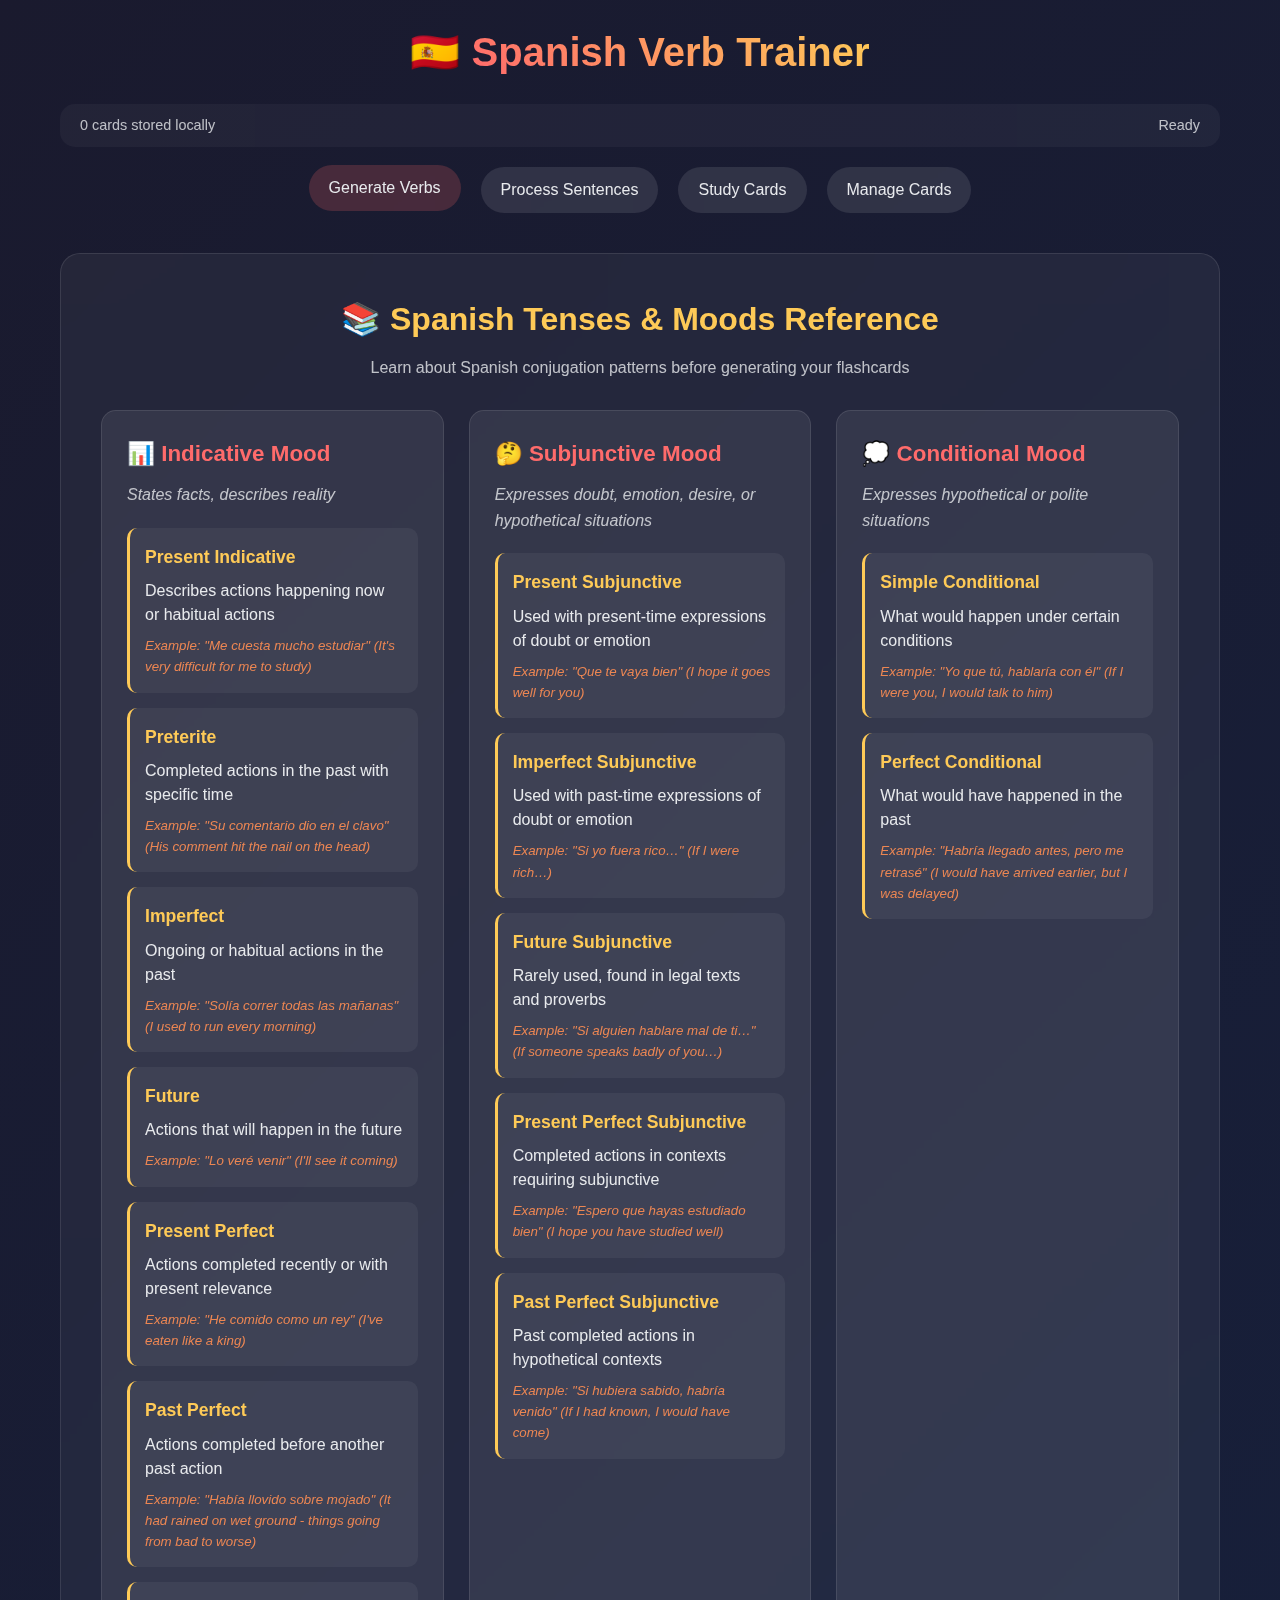
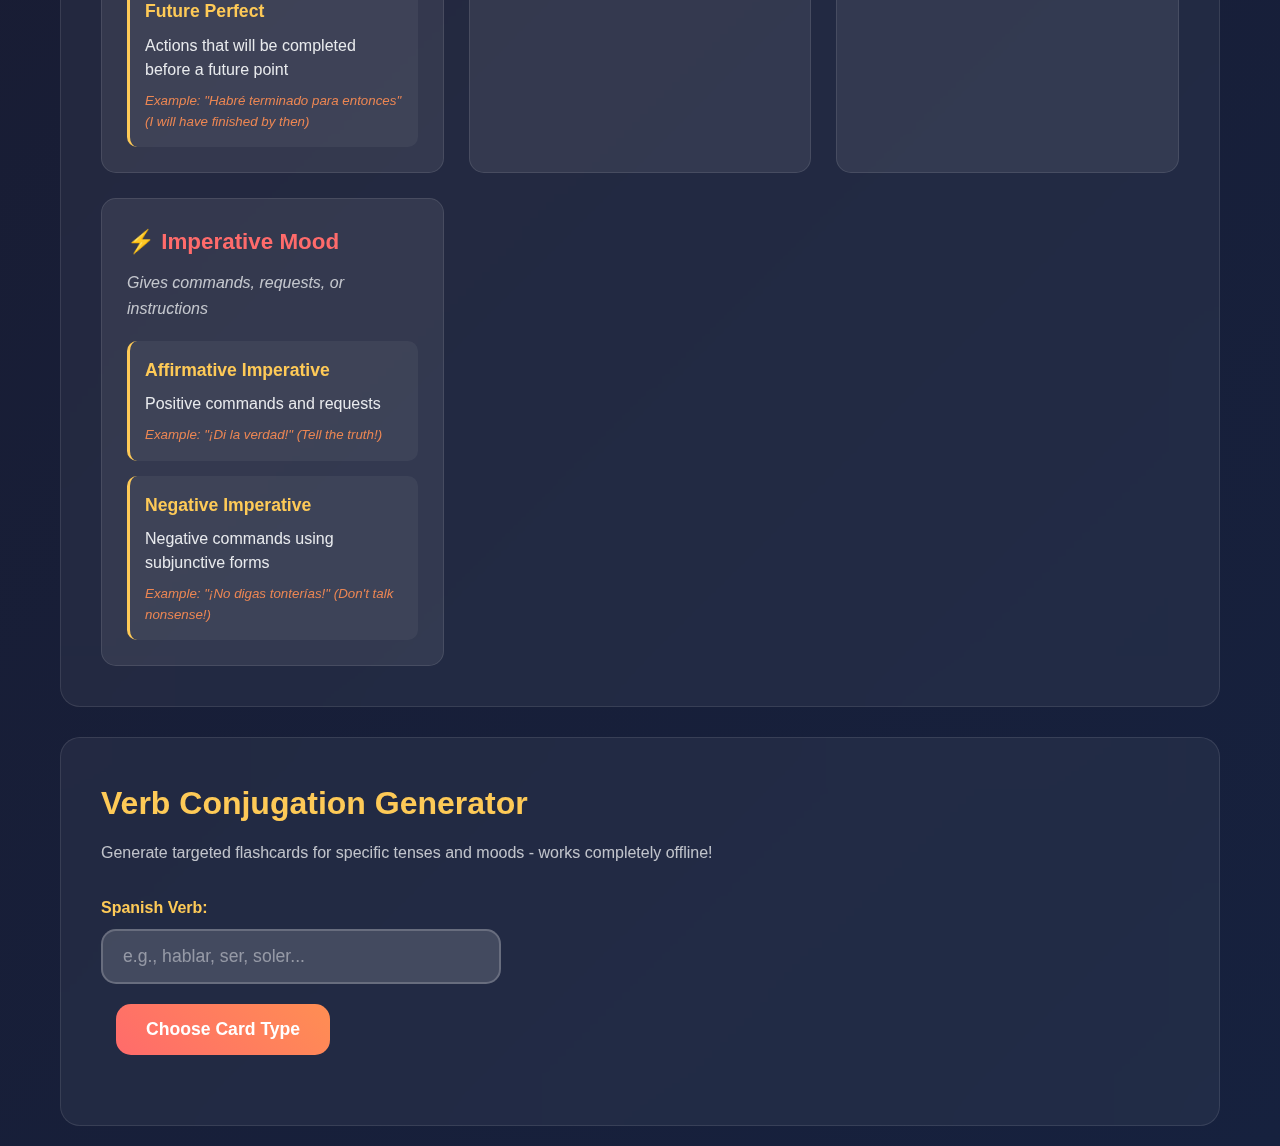
<file: index.html>
<!DOCTYPE html>
<html lang="en">
<head>
    <meta charset="UTF-8">
    <meta name="viewport" content="width=device-width, initial-scale=1.0">
    <title>Spanish Verb Trainer - Offline First</title>

    <!-- PWA Meta Tags -->
    <meta name="description" content="Offline-first Spanish verb conjugation trainer with Anki-style flashcards">
    <meta name="theme-color" content="#1e40af">
    <link rel="manifest" href="/manifest.json">

    <!-- Icons for PWA -->
    <link rel="icon" type="image/x-icon" href="/icons/favicon.ico">
    <link rel="apple-touch-icon" href="/icons/icon-192.png">

    <!-- Styles -->
    <link rel="stylesheet" href="/css/style.css">
</head>
<body>
    <div class="container">
        <!-- Offline Status Indicator -->
        <div id="offlineIndicator" class="offline-indicator" style="display: none;">
            📱 Working Offline
        </div>

        <!-- Sync Status Indicator -->
        <div id="syncIndicator" class="sync-indicator" style="display: none;">
            🔄 Syncing...
        </div>

        <header>
            <h1>🇪🇸 <span class="gradient-text">Spanish Verb Trainer</span></h1>
            <div class="status-bar">
                <span id="cardCount">0 cards stored locally</span>
                <span id="syncStatus">Ready</span>
            </div>
            <nav>
                <a href="index.html" class="nav-link active">Generate Verbs</a>
                <a href="sentences.html" class="nav-link">Process Sentences</a>
                <a href="study.html" class="nav-link">Study Cards</a>
                <a href="manage.html" class="nav-link">Manage Cards</a>
            </nav>
        </header>

        <main>
            <!-- Reference Section -->
            <section class="reference-section">
                <h2>📚 Spanish Tenses & Moods Reference</h2>
                <p>Learn about Spanish conjugation patterns before generating your flashcards</p>

                <div class="reference-grid">
                    <div class="mood-group">
                        <h3>📊 Indicative Mood</h3>
                        <p class="mood-description">States facts, describes reality</p>

                        <div class="tense-list">
                            <div class="tense-item">
                                <h4>Present Indicative</h4>
                                <p>Describes actions happening now or habitual actions</p>
                                <small>Example: "Me cuesta mucho estudiar" (It's very difficult for me to study)</small>
                            </div>

                            <div class="tense-item">
                                <h4>Preterite</h4>
                                <p>Completed actions in the past with specific time</p>
                                <small>Example: "Su comentario dio en el clavo" (His comment hit the nail on the head)</small>
                            </div>

                            <div class="tense-item">
                                <h4>Imperfect</h4>
                                <p>Ongoing or habitual actions in the past</p>
                                <small>Example: "Solía correr todas las mañanas" (I used to run every morning)</small>
                            </div>

                            <div class="tense-item">
                                <h4>Future</h4>
                                <p>Actions that will happen in the future</p>
                                <small>Example: "Lo veré venir" (I'll see it coming)</small>
                            </div>

                            <div class="tense-item">
                                <h4>Present Perfect</h4>
                                <p>Actions completed recently or with present relevance</p>
                                <small>Example: "He comido como un rey" (I've eaten like a king)</small>
                            </div>

                            <div class="tense-item">
                                <h4>Past Perfect</h4>
                                <p>Actions completed before another past action</p>
                                <small>Example: "Había llovido sobre mojado" (It had rained on wet ground - things going from bad to worse)</small>
                            </div>

                            <div class="tense-item">
                                <h4>Future Perfect</h4>
                                <p>Actions that will be completed before a future point</p>
                                <small>Example: "Habré terminado para entonces" (I will have finished by then)</small>
                            </div>
                        </div>
                    </div>

                    <div class="mood-group">
                        <h3>🤔 Subjunctive Mood</h3>
                        <p class="mood-description">Expresses doubt, emotion, desire, or hypothetical situations</p>

                        <div class="tense-list">
                            <div class="tense-item">
                                <h4>Present Subjunctive</h4>
                                <p>Used with present-time expressions of doubt or emotion</p>
                                <small>Example: "Que te vaya bien" (I hope it goes well for you)</small>
                            </div>

                            <div class="tense-item">
                                <h4>Imperfect Subjunctive</h4>
                                <p>Used with past-time expressions of doubt or emotion</p>
                                <small>Example: "Si yo fuera rico…" (If I were rich…)</small>
                            </div>

                            <div class="tense-item">
                                <h4>Future Subjunctive</h4>
                                <p>Rarely used, found in legal texts and proverbs</p>
                                <small>Example: "Si alguien hablare mal de ti…" (If someone speaks badly of you…)</small>
                            </div>

                            <div class="tense-item">
                                <h4>Present Perfect Subjunctive</h4>
                                <p>Completed actions in contexts requiring subjunctive</p>
                                <small>Example: "Espero que hayas estudiado bien" (I hope you have studied well)</small>
                            </div>

                            <div class="tense-item">
                                <h4>Past Perfect Subjunctive</h4>
                                <p>Past completed actions in hypothetical contexts</p>
                                <small>Example: "Si hubiera sabido, habría venido" (If I had known, I would have come)</small>
                            </div>
                        </div>
                    </div>

                    <div class="mood-group">
                        <h3>💭 Conditional Mood</h3>
                        <p class="mood-description">Expresses hypothetical or polite situations</p>

                        <div class="tense-list">
                            <div class="tense-item">
                                <h4>Simple Conditional</h4>
                                <p>What would happen under certain conditions</p>
                                <small>Example: "Yo que tú, hablaría con él" (If I were you, I would talk to him)</small>
                            </div>

                            <div class="tense-item">
                                <h4>Perfect Conditional</h4>
                                <p>What would have happened in the past</p>
                                <small>Example: "Habría llegado antes, pero me retrasé" (I would have arrived earlier, but I was delayed)</small>
                            </div>
                        </div>
                    </div>

                    <div class="mood-group">
                        <h3>⚡ Imperative Mood</h3>
                        <p class="mood-description">Gives commands, requests, or instructions</p>

                        <div class="tense-list">
                            <div class="tense-item">
                                <h4>Affirmative Imperative</h4>
                                <p>Positive commands and requests</p>
                                <small>Example: "¡Di la verdad!" (Tell the truth!)</small>
                            </div>

                            <div class="tense-item">
                                <h4>Negative Imperative</h4>
                                <p>Negative commands using subjunctive forms</p>
                                <small>Example: "¡No digas tonterías!" (Don't talk nonsense!)</small>
                            </div>
                        </div>
                    </div>
                </div>
            </section>

            <section class="generator-section">
                <h2>Verb Conjugation Generator</h2>
                <p>Generate targeted flashcards for specific tenses and moods - works completely offline!</p>

                <div class="input-section">
                    <form id="verbForm">
                        <div class="form-group">
                            <label for="verbInput">Spanish Verb:</label>
                            <input
                                type="text"
                                id="verbInput"
                                placeholder="e.g., hablar, ser, soler..."
                                required
                                autocomplete="off"
                            >
                        </div>
                        <button type="submit" id="generateBtn">
                            <span class="btn-text">Choose Card Type</span>
                            <span class="spinner" style="display: none;">🧠</span>
                        </button>
                    </form>
                </div>

                <!-- Loading Section -->
                <div id="loadingSection" class="loading-section" style="display: none;">
                    <div class="loading-animation">
                        <div class="spinner-large">🧠</div>
                        <p id="loadingText">Analyzing verb...</p>
                        <small id="loadingSubtext">This may take 10-30 seconds</small>
                    </div>
                </div>

                <!-- Generation Options Section -->
                <div id="generationSection" class="generation-section" style="display: none;">
                    <div class="verb-generation">
                        <h3 id="generationTitle">Generate Cards</h3>

                        <div class="generation-form">
                            <div class="form-group">
                                <label for="tenseMoodSelect">Choose Tense & Mood:</label>
                                <select id="tenseMoodSelect" class="tense-mood-select">
                                    <option value="">Select a tense and mood...</option>

                                    <optgroup label="📝 Simple Cards">
                                        <option value="meaning_only">Meaning Card (translation only)</option>
                                    </optgroup>

                                    <optgroup label="📊 Indicative Mood">
                                        <option value="present_indicative">Present Indicative</option>
                                        <option value="preterite_indicative">Preterite</option>
                                        <option value="imperfect_indicative">Imperfect</option>
                                        <option value="future_indicative">Future</option>
                                        <option value="present_perfect_indicative">Present Perfect</option>
                                        <option value="past_perfect_indicative">Past Perfect</option>
                                        <option value="future_perfect_indicative">Future Perfect</option>
                                    </optgroup>

                                    <optgroup label="🤔 Subjunctive Mood">
                                        <option value="present_subjunctive">Present Subjunctive</option>
                                        <option value="imperfect_subjunctive">Imperfect Subjunctive</option>
                                        <option value="future_subjunctive">Future Subjunctive</option>
                                        <option value="present_perfect_subjunctive">Present Perfect Subjunctive</option>
                                        <option value="past_perfect_subjunctive">Past Perfect Subjunctive</option>
                                    </optgroup>

                                    <optgroup label="💭 Conditional Mood">
                                        <option value="simple_conditional">Simple Conditional</option>
                                        <option value="perfect_conditional">Perfect Conditional</option>
                                    </optgroup>

                                    <optgroup label="⚡ Imperative Mood">
                                        <option value="affirmative_imperative">Affirmative Imperative</option>
                                        <option value="negative_imperative">Negative Imperative</option>
                                    </optgroup>
                                </select>
                            </div>

                            <button id="generateCardsBtn" class="btn-primary" disabled>
                                🔥 Generate Cards
                            </button>
                        </div>
                    </div>
                </div>

                <!-- Results Section -->
                <div id="resultsSection" class="results-section" style="display: none;">
                    <div class="conjugations-preview">
                        <h4>Generated Cards Preview</h4>
                        <div class="stats">
                            <span id="generatedCount">0 cards generated</span>
                        </div>

                        <div class="preview-grid" id="previewGrid">
                            <!-- Cards will be inserted here -->
                        </div>

                        <div class="action-buttons">
                            <button id="saveBtn" class="btn-primary">
                                💾 Save Cards Locally
                            </button>
                            <button id="generateAnotherBtn" class="btn-secondary">
                                ➕ Generate Another Verb
                            </button>
                        </div>
                    </div>
                </div>

                <!-- Error Section -->
                <div id="errorSection" class="error-section" style="display: none;">
                    <div class="error-message">
                        <h4>❌ Generation Failed</h4>
                        <p id="errorText"></p>
                        <div class="error-actions">
                            <button id="retryBtn" class="btn-secondary">Try Again</button>
                            <button id="offlineBtn" class="btn-secondary" style="display: none;">
                                📱 Use Offline Mode
                            </button>
                        </div>
                    </div>
                </div>

                <!-- PWA Install Prompt -->
                <div id="installPrompt" class="install-prompt" style="display: none;">
                    <div class="install-card">
                        <h4>📱 Install App</h4>
                        <p>Install Spanish Verb Trainer for offline access and better performance!</p>
                        <div class="install-actions">
                            <button id="installBtn" class="btn-primary">Install App</button>
                            <button id="dismissInstallBtn" class="btn-secondary">Maybe Later</button>
                        </div>
                    </div>
                </div>
            </section>
        </main>
    </div>

    <!-- Scripts -->
    <script src="/js/db.js"></script>
    <script src="/js/sync.js"></script>
    <script src="/js/app.js"></script>

    <!-- PWA Registration -->
    <script>
        // Register service worker
        if ('serviceWorker' in navigator) {
            window.addEventListener('load', () => {
                navigator.serviceWorker.register('/sw.js')
                    .then((registration) => {
                        console.log('SW registered: ', registration);
                    })
                    .catch((registrationError) => {
                        console.log('SW registration failed: ', registrationError);
                    });
            });
        }

        // Handle PWA install prompt
        let deferredPrompt;
        window.addEventListener('beforeinstallprompt', (e) => {
            e.preventDefault();
            deferredPrompt = e;
            document.getElementById('installPrompt').style.display = 'block';
        });

        document.getElementById('installBtn').addEventListener('click', async () => {
            if (deferredPrompt) {
                deferredPrompt.prompt();
                const { outcome } = await deferredPrompt.userChoice;
                console.log(`User response to the install prompt: ${outcome}`);
                deferredPrompt = null;
                document.getElementById('installPrompt').style.display = 'none';
            }
        });

        document.getElementById('dismissInstallBtn').addEventListener('click', () => {
            document.getElementById('installPrompt').style.display = 'none';
        });
    </script>
</body>
</html>
</file>
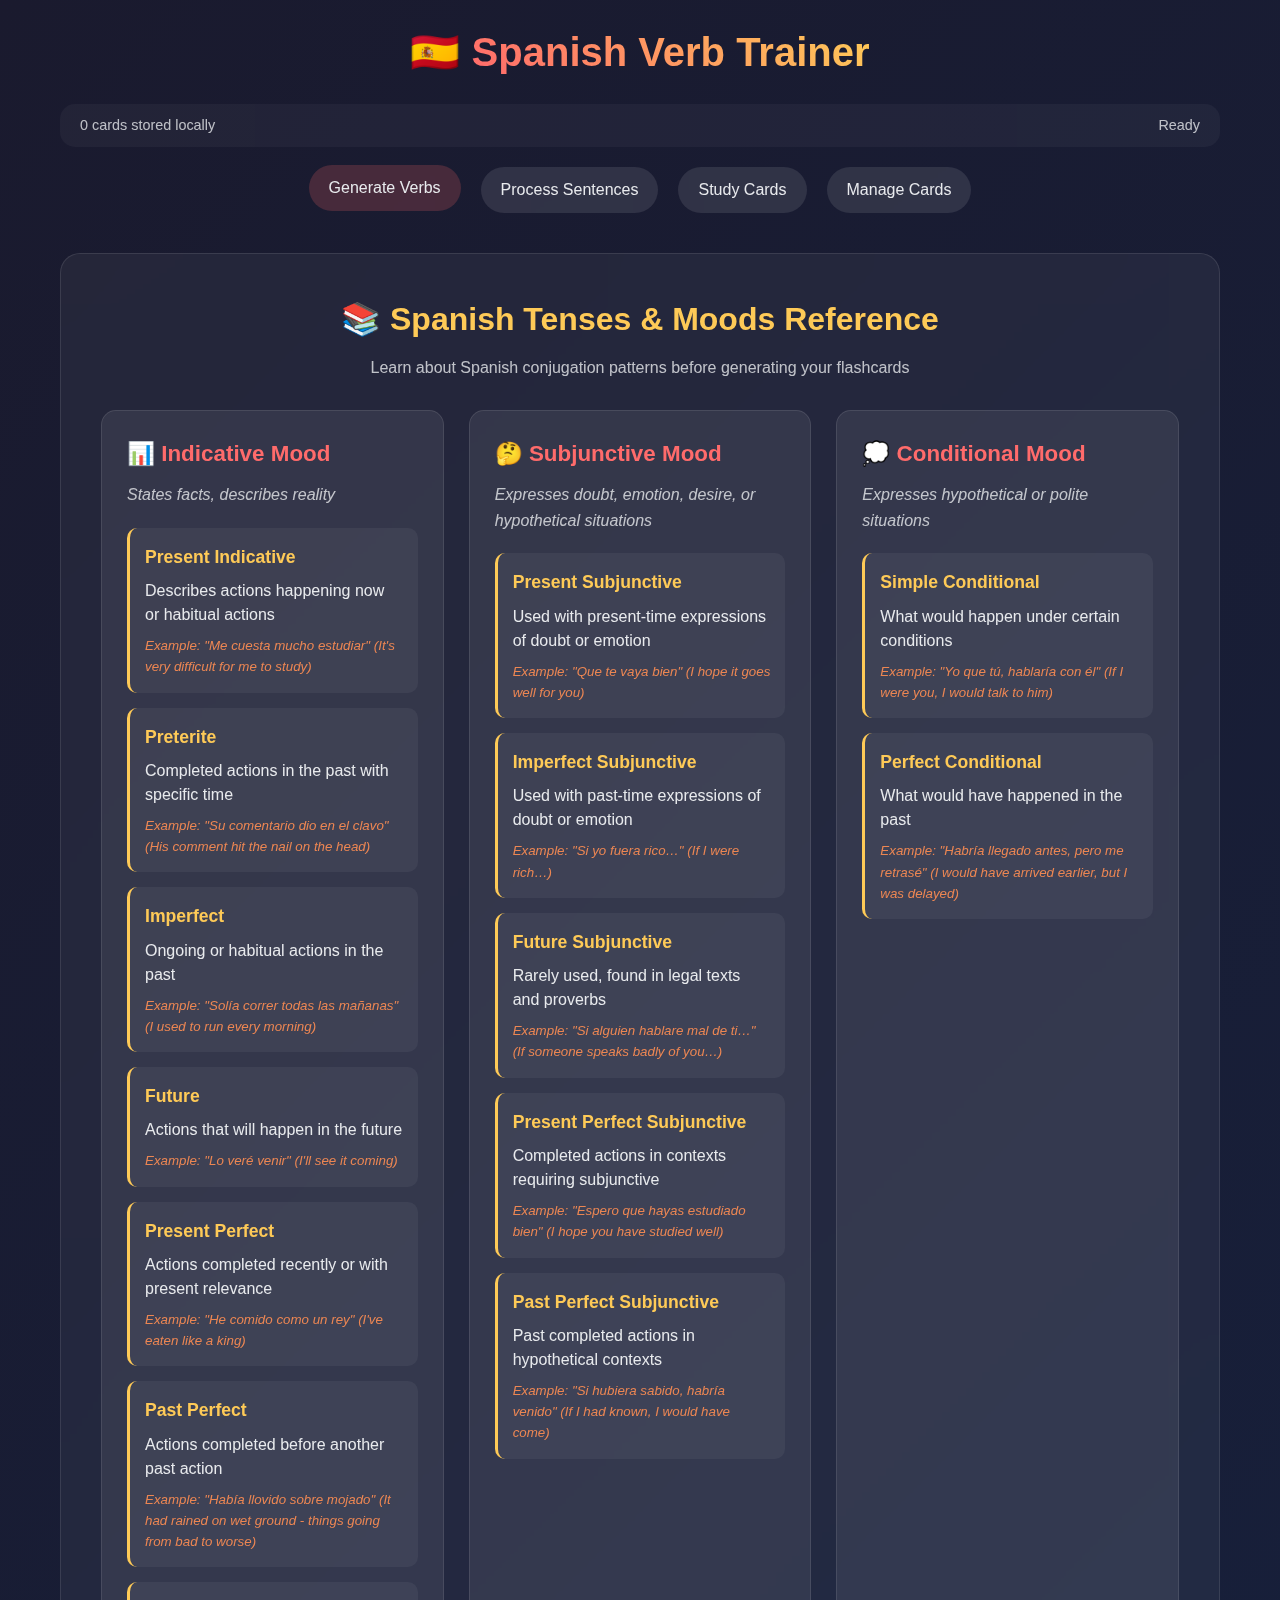
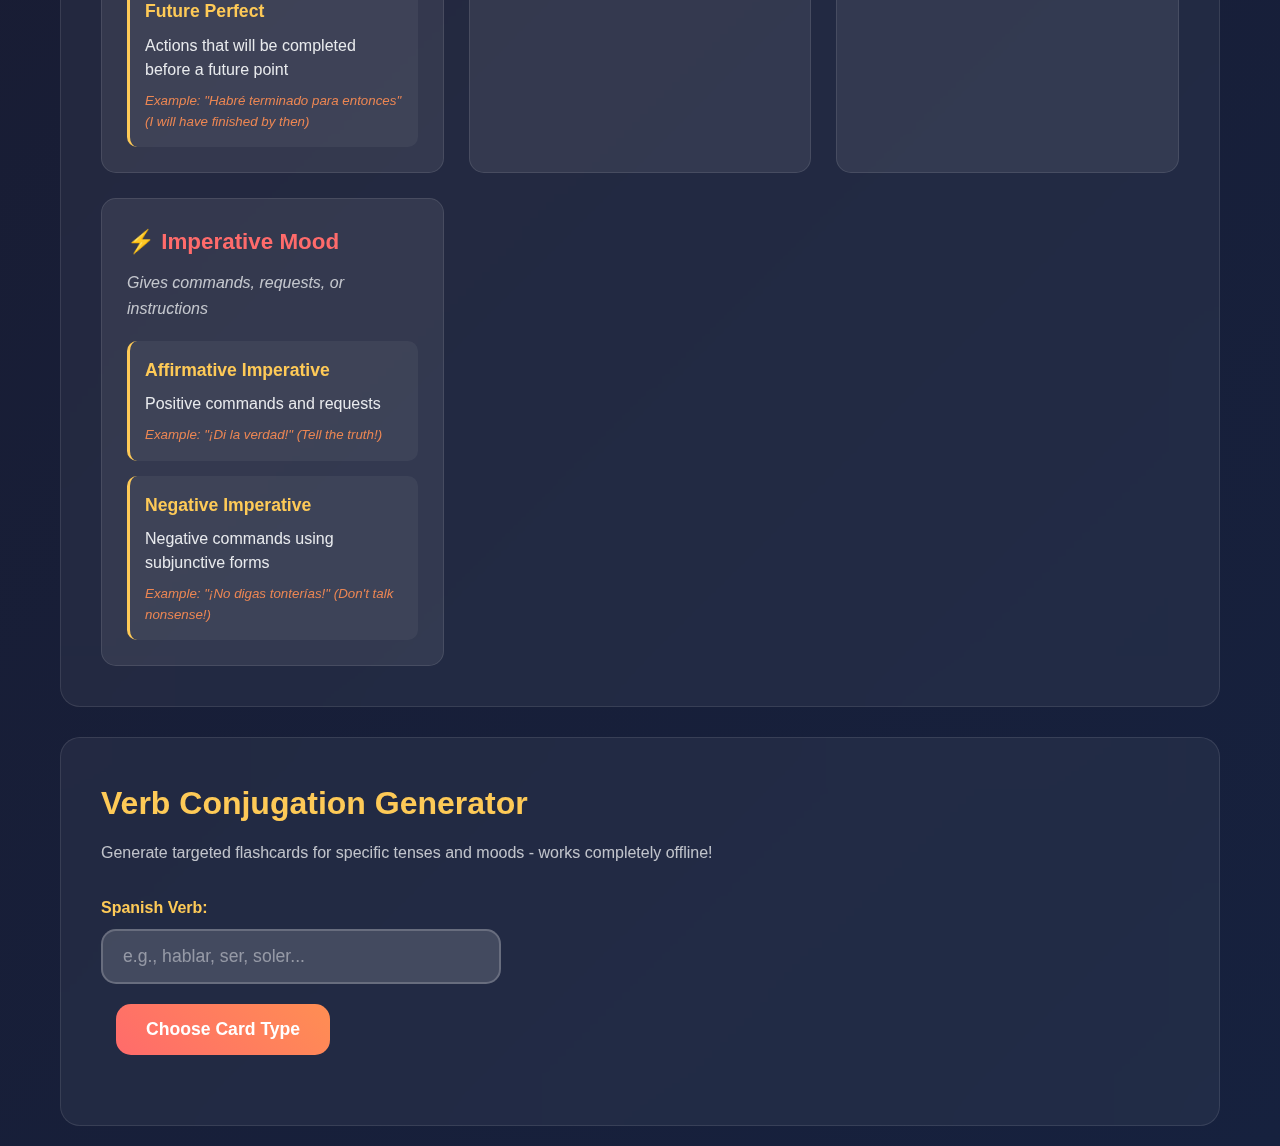
<file: docs/index.html>
<!DOCTYPE html>
<html lang="en">
<head>
    <meta charset="UTF-8">
    <meta name="viewport" content="width=device-width, initial-scale=1.0">
    <title>Spanish Verb Trainer - Offline First</title>

    <!-- PWA Meta Tags -->
    <meta name="description" content="Offline-first Spanish verb conjugation trainer with Anki-style flashcards">
    <meta name="theme-color" content="#1e40af">
    <link rel="manifest" href="manifest.json">

    <!-- Icons for PWA -->
    <link rel="icon" type="image/x-icon" href="icons/favicon.ico">
    <link rel="apple-touch-icon" href="icons/icon-192.png">

    <!-- Styles -->
    <link rel="stylesheet" href="css/style.css">
</head>
<body>
    <div class="container">
        <!-- Offline Status Indicator -->
        <div id="offlineIndicator" class="offline-indicator" style="display: none;">
            📱 Working Offline
        </div>

        <!-- Sync Status Indicator -->
        <div id="syncIndicator" class="sync-indicator" style="display: none;">
            🔄 Syncing...
        </div>

        <header>
            <h1>🇪🇸 <span class="gradient-text">Spanish Verb Trainer</span></h1>
            <div class="status-bar">
                <span id="cardCount">0 cards stored locally</span>
                <span id="syncStatus">Ready</span>
            </div>
            <nav>
                <a href="index.html" class="nav-link active">Generate Verbs</a>
                <a href="sentences.html" class="nav-link">Process Sentences</a>
                <a href="study.html" class="nav-link">Study Cards</a>
                <a href="manage.html" class="nav-link">Manage Cards</a>
            </nav>
        </header>

        <main>
            <!-- Reference Section -->
            <section class="reference-section">
                <h2>📚 Spanish Tenses & Moods Reference</h2>
                <p>Learn about Spanish conjugation patterns before generating your flashcards</p>

                <div class="reference-grid">
                    <div class="mood-group">
                        <h3>📊 Indicative Mood</h3>
                        <p class="mood-description">States facts, describes reality</p>

                        <div class="tense-list">
                            <div class="tense-item">
                                <h4>Present Indicative</h4>
                                <p>Describes actions happening now or habitual actions</p>
                                <small>Example: "Me cuesta mucho estudiar" (It's very difficult for me to study)</small>
                            </div>

                            <div class="tense-item">
                                <h4>Preterite</h4>
                                <p>Completed actions in the past with specific time</p>
                                <small>Example: "Su comentario dio en el clavo" (His comment hit the nail on the head)</small>
                            </div>

                            <div class="tense-item">
                                <h4>Imperfect</h4>
                                <p>Ongoing or habitual actions in the past</p>
                                <small>Example: "Solía correr todas las mañanas" (I used to run every morning)</small>
                            </div>

                            <div class="tense-item">
                                <h4>Future</h4>
                                <p>Actions that will happen in the future</p>
                                <small>Example: "Lo veré venir" (I'll see it coming)</small>
                            </div>

                            <div class="tense-item">
                                <h4>Present Perfect</h4>
                                <p>Actions completed recently or with present relevance</p>
                                <small>Example: "He comido como un rey" (I've eaten like a king)</small>
                            </div>

                            <div class="tense-item">
                                <h4>Past Perfect</h4>
                                <p>Actions completed before another past action</p>
                                <small>Example: "Había llovido sobre mojado" (It had rained on wet ground - things going from bad to worse)</small>
                            </div>

                            <div class="tense-item">
                                <h4>Future Perfect</h4>
                                <p>Actions that will be completed before a future point</p>
                                <small>Example: "Habré terminado para entonces" (I will have finished by then)</small>
                            </div>
                        </div>
                    </div>

                    <div class="mood-group">
                        <h3>🤔 Subjunctive Mood</h3>
                        <p class="mood-description">Expresses doubt, emotion, desire, or hypothetical situations</p>

                        <div class="tense-list">
                            <div class="tense-item">
                                <h4>Present Subjunctive</h4>
                                <p>Used with present-time expressions of doubt or emotion</p>
                                <small>Example: "Que te vaya bien" (I hope it goes well for you)</small>
                            </div>

                            <div class="tense-item">
                                <h4>Imperfect Subjunctive</h4>
                                <p>Used with past-time expressions of doubt or emotion</p>
                                <small>Example: "Si yo fuera rico…" (If I were rich…)</small>
                            </div>

                            <div class="tense-item">
                                <h4>Future Subjunctive</h4>
                                <p>Rarely used, found in legal texts and proverbs</p>
                                <small>Example: "Si alguien hablare mal de ti…" (If someone speaks badly of you…)</small>
                            </div>

                            <div class="tense-item">
                                <h4>Present Perfect Subjunctive</h4>
                                <p>Completed actions in contexts requiring subjunctive</p>
                                <small>Example: "Espero que hayas estudiado bien" (I hope you have studied well)</small>
                            </div>

                            <div class="tense-item">
                                <h4>Past Perfect Subjunctive</h4>
                                <p>Past completed actions in hypothetical contexts</p>
                                <small>Example: "Si hubiera sabido, habría venido" (If I had known, I would have come)</small>
                            </div>
                        </div>
                    </div>

                    <div class="mood-group">
                        <h3>💭 Conditional Mood</h3>
                        <p class="mood-description">Expresses hypothetical or polite situations</p>

                        <div class="tense-list">
                            <div class="tense-item">
                                <h4>Simple Conditional</h4>
                                <p>What would happen under certain conditions</p>
                                <small>Example: "Yo que tú, hablaría con él" (If I were you, I would talk to him)</small>
                            </div>

                            <div class="tense-item">
                                <h4>Perfect Conditional</h4>
                                <p>What would have happened in the past</p>
                                <small>Example: "Habría llegado antes, pero me retrasé" (I would have arrived earlier, but I was delayed)</small>
                            </div>
                        </div>
                    </div>

                    <div class="mood-group">
                        <h3>⚡ Imperative Mood</h3>
                        <p class="mood-description">Gives commands, requests, or instructions</p>

                        <div class="tense-list">
                            <div class="tense-item">
                                <h4>Affirmative Imperative</h4>
                                <p>Positive commands and requests</p>
                                <small>Example: "¡Di la verdad!" (Tell the truth!)</small>
                            </div>

                            <div class="tense-item">
                                <h4>Negative Imperative</h4>
                                <p>Negative commands using subjunctive forms</p>
                                <small>Example: "¡No digas tonterías!" (Don't talk nonsense!)</small>
                            </div>
                        </div>
                    </div>
                </div>
            </section>

            <section class="generator-section">
                <h2>Verb Conjugation Generator</h2>
                <p>Generate targeted flashcards for specific tenses and moods - works completely offline!</p>

                <div class="input-section">
                    <form id="verbForm">
                        <div class="form-group">
                            <label for="verbInput">Spanish Verb:</label>
                            <input
                                type="text"
                                id="verbInput"
                                placeholder="e.g., hablar, ser, soler..."
                                required
                                autocomplete="off"
                            >
                        </div>
                        <button type="submit" id="generateBtn">
                            <span class="btn-text">Choose Card Type</span>
                            <span class="spinner" style="display: none;">🧠</span>
                        </button>
                    </form>
                </div>

                <!-- Loading Section -->
                <div id="loadingSection" class="loading-section" style="display: none;">
                    <div class="loading-animation">
                        <div class="spinner-large">🧠</div>
                        <p id="loadingText">Analyzing verb...</p>
                        <small id="loadingSubtext">This may take 10-30 seconds</small>
                    </div>
                </div>

                <!-- Generation Options Section -->
                <div id="generationSection" class="generation-section" style="display: none;">
                    <div class="verb-generation">
                        <h3 id="generationTitle">Generate Cards</h3>

                        <div class="generation-form">
                            <div class="form-group">
                                <label for="tenseMoodSelect">Choose Tense & Mood:</label>
                                <select id="tenseMoodSelect" class="tense-mood-select">
                                    <option value="">Select a tense and mood...</option>

                                    <optgroup label="📝 Simple Cards">
                                        <option value="meaning_only">Meaning Card (translation only)</option>
                                    </optgroup>

                                    <optgroup label="📊 Indicative Mood">
                                        <option value="present_indicative">Present Indicative</option>
                                        <option value="preterite_indicative">Preterite</option>
                                        <option value="imperfect_indicative">Imperfect</option>
                                        <option value="future_indicative">Future</option>
                                        <option value="present_perfect_indicative">Present Perfect</option>
                                        <option value="past_perfect_indicative">Past Perfect</option>
                                        <option value="future_perfect_indicative">Future Perfect</option>
                                    </optgroup>

                                    <optgroup label="🤔 Subjunctive Mood">
                                        <option value="present_subjunctive">Present Subjunctive</option>
                                        <option value="imperfect_subjunctive">Imperfect Subjunctive</option>
                                        <option value="future_subjunctive">Future Subjunctive</option>
                                        <option value="present_perfect_subjunctive">Present Perfect Subjunctive</option>
                                        <option value="past_perfect_subjunctive">Past Perfect Subjunctive</option>
                                    </optgroup>

                                    <optgroup label="💭 Conditional Mood">
                                        <option value="simple_conditional">Simple Conditional</option>
                                        <option value="perfect_conditional">Perfect Conditional</option>
                                    </optgroup>

                                    <optgroup label="⚡ Imperative Mood">
                                        <option value="affirmative_imperative">Affirmative Imperative</option>
                                        <option value="negative_imperative">Negative Imperative</option>
                                    </optgroup>
                                </select>
                            </div>

                            <button id="generateCardsBtn" class="btn-primary" disabled>
                                🔥 Generate Cards
                            </button>
                        </div>
                    </div>
                </div>

                <!-- Results Section -->
                <div id="resultsSection" class="results-section" style="display: none;">
                    <div class="conjugations-preview">
                        <h4>Generated Cards Preview</h4>
                        <div class="stats">
                            <span id="generatedCount">0 cards generated</span>
                        </div>

                        <div class="preview-grid" id="previewGrid">
                            <!-- Cards will be inserted here -->
                        </div>

                        <div class="action-buttons">
                            <button id="saveBtn" class="btn-primary">
                                💾 Save Cards Locally
                            </button>
                            <button id="generateAnotherBtn" class="btn-secondary">
                                ➕ Generate Another Verb
                            </button>
                        </div>
                    </div>
                </div>

                <!-- Error Section -->
                <div id="errorSection" class="error-section" style="display: none;">
                    <div class="error-message">
                        <h4>❌ Generation Failed</h4>
                        <p id="errorText"></p>
                        <div class="error-actions">
                            <button id="retryBtn" class="btn-secondary">Try Again</button>
                            <button id="offlineBtn" class="btn-secondary" style="display: none;">
                                📱 Use Offline Mode
                            </button>
                        </div>
                    </div>
                </div>

                <!-- PWA Install Prompt -->
                <div id="installPrompt" class="install-prompt" style="display: none;">
                    <div class="install-card">
                        <h4>📱 Install App</h4>
                        <p>Install Spanish Verb Trainer for offline access and better performance!</p>
                        <div class="install-actions">
                            <button id="installBtn" class="btn-primary">Install App</button>
                            <button id="dismissInstallBtn" class="btn-secondary">Maybe Later</button>
                        </div>
                    </div>
                </div>
            </section>
        </main>
    </div>

    <!-- Scripts -->
    <script src="js/db.js"></script>
    <script src="js/sync.js"></script>
    <script src="js/app.js"></script>

    <!-- PWA Registration -->
    <script>
        // Register service worker
        if ('serviceWorker' in navigator) {
            window.addEventListener('load', () => {
                navigator.serviceWorker.register('sw.js')
                    .then((registration) => {
                        console.log('SW registered: ', registration);
                    })
                    .catch((registrationError) => {
                        console.log('SW registration failed: ', registrationError);
                    });
            });
        }

        // Handle PWA install prompt
        let deferredPrompt;
        window.addEventListener('beforeinstallprompt', (e) => {
            e.preventDefault();
            deferredPrompt = e;
            document.getElementById('installPrompt').style.display = 'block';
        });

        document.getElementById('installBtn').addEventListener('click', async () => {
            if (deferredPrompt) {
                deferredPrompt.prompt();
                const { outcome } = await deferredPrompt.userChoice;
                console.log(`User response to the install prompt: ${outcome}`);
                deferredPrompt = null;
                document.getElementById('installPrompt').style.display = 'none';
            }
        });

        document.getElementById('dismissInstallBtn').addEventListener('click', () => {
            document.getElementById('installPrompt').style.display = 'none';
        });
    </script>
</body>
</html>
</file>
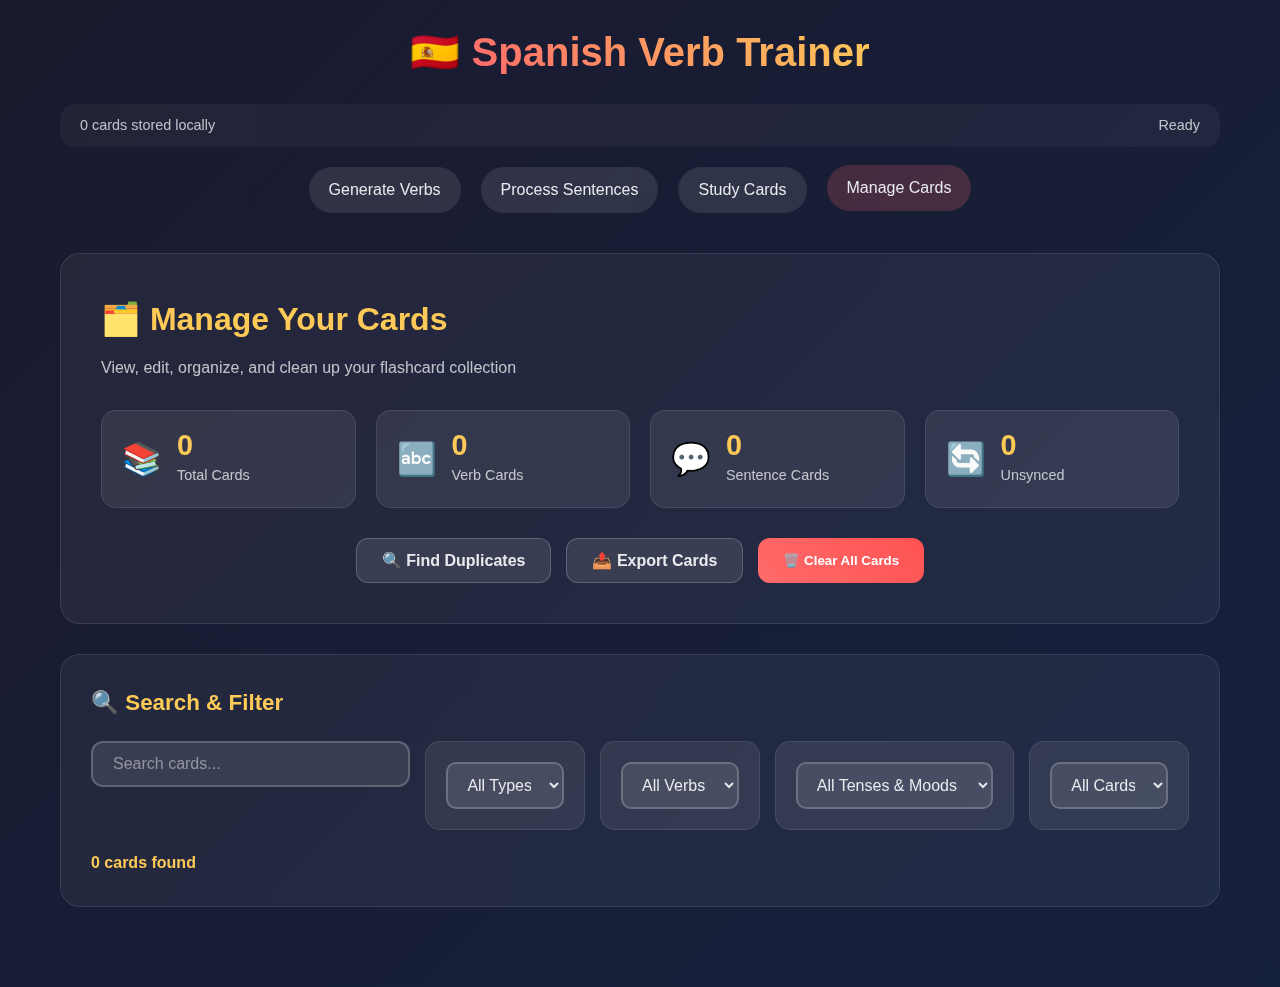
<file: manage.html>
<!DOCTYPE html>
<html lang="en">
<head>
    <meta charset="UTF-8">
    <meta name="viewport" content="width=device-width, initial-scale=1.0">
    <title>Manage Cards - Spanish Verb Trainer</title>

    <!-- PWA Meta Tags -->
    <meta name="description" content="Manage your Spanish flashcard collection">
    <meta name="theme-color" content="#1e40af">
    <link rel="manifest" href="/manifest.json">

    <!-- Icons for PWA -->
    <link rel="icon" type="image/x-icon" href="/icons/favicon.ico">
    <link rel="apple-touch-icon" href="/icons/icon-192.png">

    <!-- Styles -->
    <link rel="stylesheet" href="/css/style.css">
</head>
<body>
    <div class="container">
        <!-- Offline Status Indicator -->
        <div id="offlineIndicator" class="offline-indicator" style="display: none;">
            📱 Working Offline
        </div>

        <!-- Sync Status Indicator -->
        <div id="syncIndicator" class="sync-indicator" style="display: none;">
            🔄 Syncing...
        </div>

        <header>
            <h1>🇪🇸 <span class="gradient-text">Spanish Verb Trainer</span></h1>
            <div class="status-bar">
                <span id="cardCount">0 cards stored locally</span>
                <span id="syncStatus">Ready</span>
            </div>
            <nav>
                <a href="index.html" class="nav-link">Generate Verbs</a>
                <a href="sentences.html" class="nav-link">Process Sentences</a>
                <a href="study.html" class="nav-link">Study Cards</a>
                <a href="manage.html" class="nav-link active">Manage Cards</a>
            </nav>
        </header>

        <main>
            <!-- Dashboard Section -->
            <section class="manage-dashboard">
                <h2>🗂️ Manage Your Cards</h2>
                <p>View, edit, organize, and clean up your flashcard collection</p>

                <div class="stats-grid">
                    <div class="stat-card">
                        <div class="stat-icon">📚</div>
                        <div class="stat-content">
                            <div class="stat-number" id="totalCards">0</div>
                            <div class="stat-label">Total Cards</div>
                        </div>
                    </div>

                    <div class="stat-card">
                        <div class="stat-icon">🔤</div>
                        <div class="stat-content">
                            <div class="stat-number" id="verbCards">0</div>
                            <div class="stat-label">Verb Cards</div>
                        </div>
                    </div>

                    <div class="stat-card">
                        <div class="stat-icon">💬</div>
                        <div class="stat-content">
                            <div class="stat-number" id="sentenceCards">0</div>
                            <div class="stat-label">Sentence Cards</div>
                        </div>
                    </div>

                    <div class="stat-card">
                        <div class="stat-icon">🔄</div>
                        <div class="stat-content">
                            <div class="stat-number" id="unsyncedCards">0</div>
                            <div class="stat-label">Unsynced</div>
                        </div>
                    </div>

                    <div class="stat-card" id="duplicatesCard" style="display: none;">
                        <div class="stat-icon">⚠️</div>
                        <div class="stat-content">
                            <div class="stat-number" id="duplicateCards">0</div>
                            <div class="stat-label">Duplicates Found</div>
                        </div>
                    </div>
                </div>

                <!-- Quick Actions -->
                <div class="quick-actions">
                    <button id="findDuplicatesBtn" class="btn-secondary">
                        🔍 Find Duplicates
                    </button>
                    <button id="exportBtn" class="btn-secondary">
                        📤 Export Cards
                    </button>
                    <button id="clearAllBtn" class="btn-danger">
                        🗑️ Clear All Cards
                    </button>
                </div>
            </section>

            <!-- Filter Section -->
            <section class="manage-filters">
                <h3>🔍 Search & Filter</h3>

                <div class="filter-row">
                    <div class="search-group">
                        <input type="text" id="searchInput" placeholder="Search cards..." class="search-input">
                    </div>

                    <div class="filter-group">
                        <select id="typeFilter" class="filter-select">
                            <option value="">All Types</option>
                            <option value="verb">Verb Cards</option>
                            <option value="sentence">Sentence Cards</option>
                        </select>
                    </div>

                    <div class="filter-group">
                        <select id="regularityFilter" class="filter-select">
                            <option value="">All Verbs</option>
                            <option value="regular">Regular Only</option>
                            <option value="irregular">Irregular Only</option>
                        </select>
                    </div>

                    <div class="filter-group">
                        <select id="tenseMoodFilter" class="filter-select">
                            <option value="">All Tenses & Moods</option>

                            <optgroup label="📊 Indicative Mood">
                                <option value="present_indicative">Present Indicative</option>
                                <option value="preterite_indicative">Preterite</option>
                                <option value="imperfect_indicative">Imperfect</option>
                                <option value="future_indicative">Future</option>
                                <option value="present_perfect_indicative">Present Perfect</option>
                                <option value="past_perfect_indicative">Past Perfect</option>
                                <option value="future_perfect_indicative">Future Perfect</option>
                            </optgroup>

                            <optgroup label="🤔 Subjunctive Mood">
                                <option value="present_subjunctive">Present Subjunctive</option>
                                <option value="imperfect_subjunctive">Imperfect Subjunctive</option>
                                <option value="future_subjunctive">Future Subjunctive</option>
                                <option value="present_perfect_subjunctive">Present Perfect Subjunctive</option>
                                <option value="past_perfect_subjunctive">Past Perfect Subjunctive</option>
                            </optgroup>

                            <optgroup label="💭 Conditional Mood">
                                <option value="simple_conditional">Simple Conditional</option>
                                <option value="perfect_conditional">Perfect Conditional</option>
                            </optgroup>

                            <optgroup label="⚡ Imperative Mood">
                                <option value="affirmative_imperative">Affirmative Imperative</option>
                                <option value="negative_imperative">Negative Imperative</option>
                            </optgroup>
                        </select>
                    </div>

                    <div class="filter-group">
                        <select id="syncFilter" class="filter-select">
                            <option value="">All Cards</option>
                            <option value="local">Local Only</option>
                            <option value="synced">Synced Only</option>
                        </select>
                    </div>
                </div>

                <div class="results-info">
                    <span id="filteredCount">0 cards found</span>
                    <div class="bulk-actions" id="bulkActions" style="display: none;">
                        <button id="selectAllBtn" class="btn-small">Select All</button>
                        <button id="deleteSelectedBtn" class="btn-danger-small">Delete Selected</button>
                        <span id="selectedCount">0 selected</span>
                    </div>
                </div>
            </section>

            <!-- Cards Grid -->
            <section class="cards-grid-section">
                <div id="cardsGrid" class="cards-grid">
                    <!-- Cards will be populated here -->
                </div>

                <div id="loadingCards" class="loading-cards" style="display: none;">
                    <div class="spinner-large">🔄</div>
                    <p>Loading cards...</p>
                </div>

                <div id="noCards" class="no-cards" style="display: none;">
                    <p>No cards found matching your filters.</p>
                </div>
            </section>

            <!-- Duplicates Modal -->
            <div id="duplicatesModal" class="modal" style="display: none;">
                <div class="modal-content">
                    <div class="modal-header">
                        <h3>⚠️ Duplicate Cards Found</h3>
                        <button id="closeDuplicatesModal" class="close-btn">&times;</button>
                    </div>
                    <div class="modal-body">
                        <p>Found <span id="duplicateCount">0</span> duplicate cards. Review and delete the ones you don't want to keep:</p>
                        <div id="duplicatesList" class="duplicates-list">
                            <!-- Duplicate groups will be populated here -->
                        </div>
                    </div>
                    <div class="modal-footer">
                        <button id="deleteAllDuplicatesBtn" class="btn-danger">
                            🗑️ Delete All Duplicates
                        </button>
                        <button id="cancelDuplicatesBtn" class="btn-secondary">
                            Cancel
                        </button>
                    </div>
                </div>
            </div>
        </main>
    </div>

    <!-- Scripts -->
    <script src="/js/db.js"></script>
    <script src="/js/sync.js"></script>
    <script src="/js/manage.js"></script>

    <!-- PWA Registration -->
    <script>
        // Register service worker
        if ('serviceWorker' in navigator) {
            window.addEventListener('load', () => {
                navigator.serviceWorker.register('/sw.js')
                    .then((registration) => {
                        console.log('SW registered: ', registration);
                    })
                    .catch((registrationError) => {
                        console.log('SW registration failed: ', registrationError);
                    });
            });
        }
    </script>
</body>
</html>
</file>
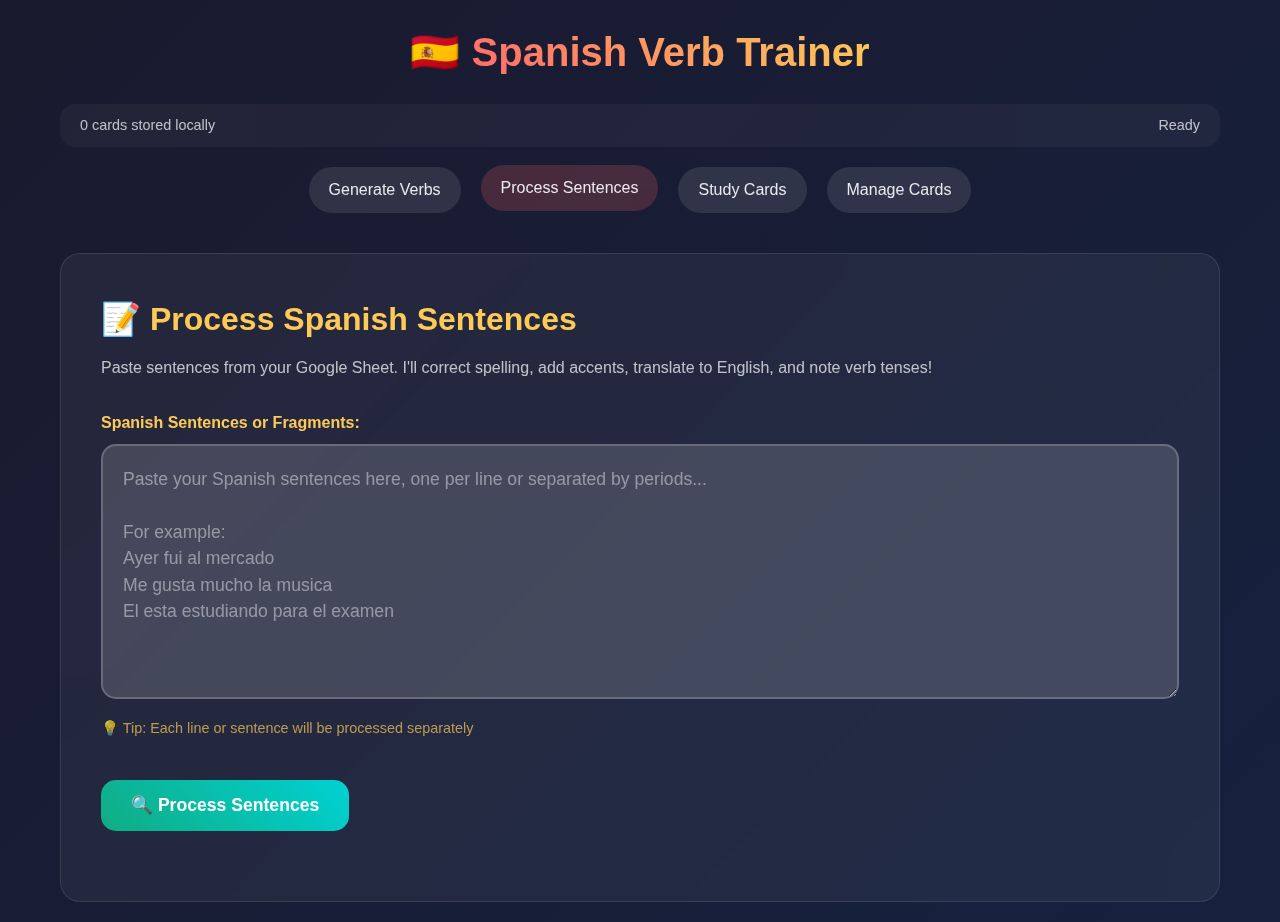
<file: sentences.html>
<!DOCTYPE html>
<html lang="en">
<head>
    <meta charset="UTF-8">
    <meta name="viewport" content="width=device-width, initial-scale=1.0">
    <title>Process Sentences - Spanish Verb Trainer</title>

    <!-- PWA Meta Tags -->
    <meta name="description" content="Process Spanish sentences with automatic correction and translation">
    <meta name="theme-color" content="#1e40af">
    <link rel="manifest" href="/manifest.json">

    <!-- Icons for PWA -->
    <link rel="icon" type="image/x-icon" href="/icons/favicon.ico">
    <link rel="apple-touch-icon" href="/icons/icon-192.png">

    <!-- Styles -->
    <link rel="stylesheet" href="/css/style.css">
</head>
<body>
    <div class="container">
        <!-- Offline Status Indicator -->
        <div id="offlineIndicator" class="offline-indicator" style="display: none;">
            📱 Working Offline
        </div>

        <!-- Sync Status Indicator -->
        <div id="syncIndicator" class="sync-indicator" style="display: none;">
            🔄 Syncing...
        </div>

        <header>
            <h1>🇪🇸 <span class="gradient-text">Spanish Verb Trainer</span></h1>
            <div class="status-bar">
                <span id="cardCount">0 cards stored locally</span>
                <span id="syncStatus">Ready</span>
            </div>
            <nav>
                <a href="index.html" class="nav-link">Generate Verbs</a>
                <a href="sentences.html" class="nav-link active">Process Sentences</a>
                <a href="study.html" class="nav-link">Study Cards</a>
                <a href="manage.html" class="nav-link">Manage Cards</a>
            </nav>
        </header>

        <main>
            <section class="sentence-processor-section">
                <h2>📝 Process Spanish Sentences</h2>
                <p>Paste sentences from your Google Sheet. I'll correct spelling, add accents, translate to English, and note verb tenses!</p>

                <div class="input-section">
                    <form id="sentenceForm">
                        <div class="form-group">
                            <label for="sentenceInput">Spanish Sentences or Fragments:</label>
                            <textarea
                                id="sentenceInput"
                                placeholder="Paste your Spanish sentences here, one per line or separated by periods...

For example:
Ayer fui al mercado
Me gusta mucho la musica
El esta estudiando para el examen"
                                rows="8"
                                required
                            ></textarea>
                            <small class="input-help">💡 Tip: Each line or sentence will be processed separately</small>
                        </div>
                        <button type="submit" id="processBtn">
                            <span class="btn-text">🔍 Process Sentences</span>
                            <span class="spinner" style="display: none;">🧠</span>
                        </button>
                    </form>
                </div>

                <!-- Loading Section -->
                <div id="loadingSection" class="loading-section" style="display: none;">
                    <div class="loading-animation">
                        <div class="spinner-large">🧠</div>
                        <p id="loadingText">Processing sentences...</p>
                        <small id="loadingSubtext">Correcting spelling, adding accents, and translating</small>
                    </div>
                </div>

                <!-- Results Section -->
                <div id="resultsSection" class="results-section" style="display: none;">
                    <div class="sentence-results">
                        <h4>📋 Processed Sentences</h4>
                        <div class="stats">
                            <span id="processedCount">0 sentences processed</span>
                        </div>

                        <div class="sentence-grid" id="sentenceGrid">
                            <!-- Processed sentences will be inserted here -->
                        </div>

                        <div class="action-buttons">
                            <button id="saveBtn" class="btn-primary">
                                💾 Save as Flashcards
                            </button>
                            <button id="processAnotherBtn" class="btn-secondary">
                                ➕ Process More Sentences
                            </button>
                        </div>
                    </div>
                </div>

                <!-- Error Section -->
                <div id="errorSection" class="error-section" style="display: none;">
                    <div class="error-message">
                        <h4>❌ Processing Failed</h4>
                        <p id="errorText"></p>
                        <div class="error-actions">
                            <button id="retryBtn" class="btn-secondary">Try Again</button>
                            <button id="offlineBtn" class="btn-secondary" style="display: none;">
                                📱 Use Offline Mode
                            </button>
                        </div>
                    </div>
                </div>
            </section>
        </main>
    </div>

    <!-- Scripts -->
    <script src="/js/db.js"></script>
    <script src="/js/sync.js"></script>
    <script src="/js/sentences.js"></script>

    <!-- PWA Registration -->
    <script>
        // Register service worker
        if ('serviceWorker' in navigator) {
            window.addEventListener('load', () => {
                navigator.serviceWorker.register('/sw.js')
                    .then((registration) => {
                        console.log('SW registered: ', registration);
                    })
                    .catch((registrationError) => {
                        console.log('SW registration failed: ', registrationError);
                    });
            });
        }
    </script>
</body>
</html>
</file>
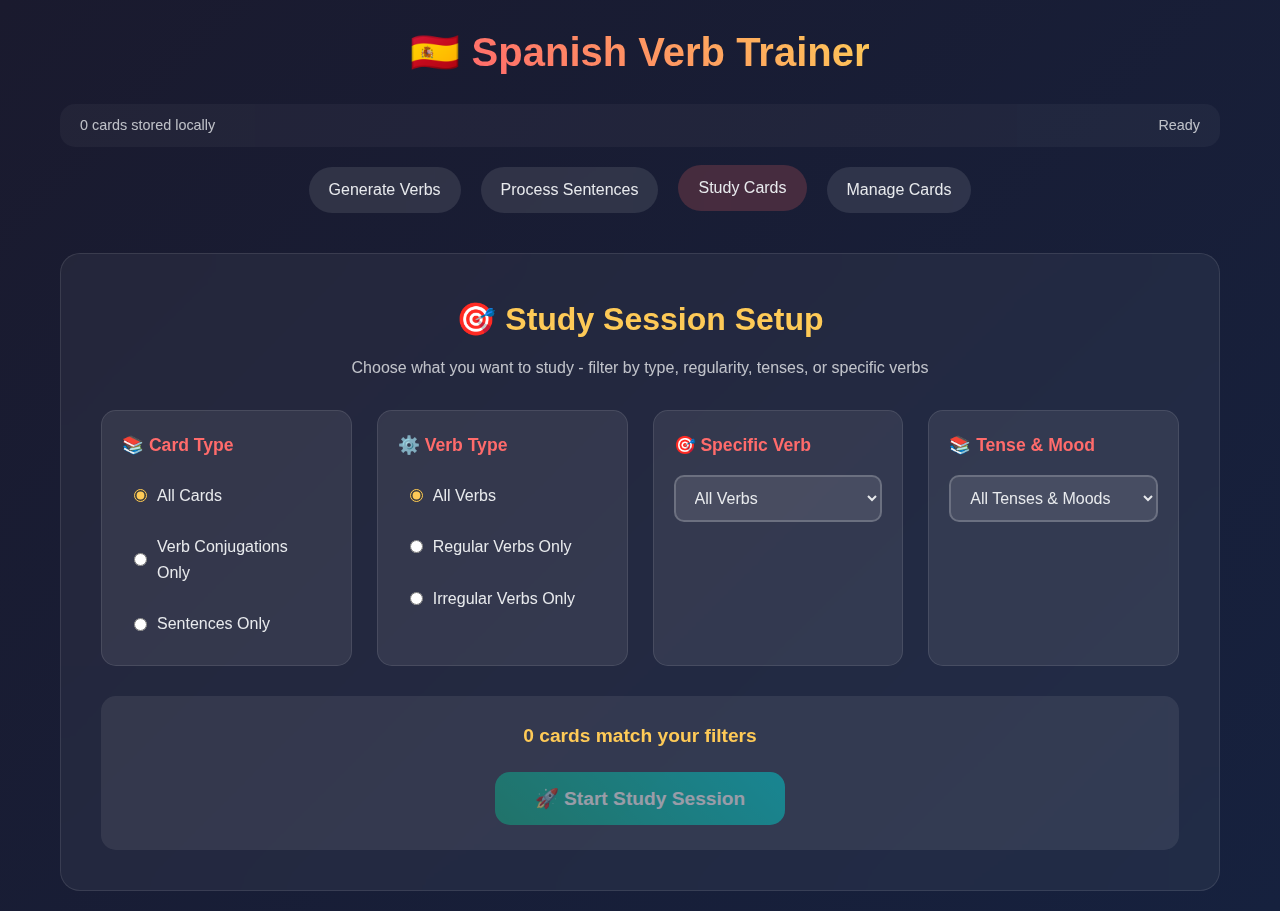
<file: study.html>
<!DOCTYPE html>
<html lang="en">
<head>
    <meta charset="UTF-8">
    <meta name="viewport" content="width=device-width, initial-scale=1.0">
    <title>Study Cards - Spanish Verb Trainer</title>

    <!-- PWA Meta Tags -->
    <meta name="description" content="Study Spanish flashcards with smart filtering">
    <meta name="theme-color" content="#1e40af">
    <link rel="manifest" href="/manifest.json">

    <!-- Icons for PWA -->
    <link rel="icon" type="image/x-icon" href="/icons/favicon.ico">
    <link rel="apple-touch-icon" href="/icons/icon-192.png">

    <!-- Styles -->
    <link rel="stylesheet" href="/css/style.css">
</head>
<body>
    <div class="container">
        <!-- Offline Status Indicator -->
        <div id="offlineIndicator" class="offline-indicator" style="display: none;">
            📱 Working Offline
        </div>

        <!-- Sync Status Indicator -->
        <div id="syncIndicator" class="sync-indicator" style="display: none;">
            🔄 Syncing...
        </div>

        <header>
            <h1>🇪🇸 <span class="gradient-text">Spanish Verb Trainer</span></h1>
            <div class="status-bar">
                <span id="cardCount">0 cards stored locally</span>
                <span id="syncStatus">Ready</span>
            </div>
            <nav>
                <a href="index.html" class="nav-link">Generate Verbs</a>
                <a href="sentences.html" class="nav-link">Process Sentences</a>
                <a href="study.html" class="nav-link active">Study Cards</a>
                <a href="manage.html" class="nav-link">Manage Cards</a>
            </nav>
        </header>

        <main>
            <!-- Filter Section -->
            <section id="filterSection" class="filter-section">
                <h2>🎯 Study Session Setup</h2>
                <p>Choose what you want to study - filter by type, regularity, tenses, or specific verbs</p>

                <div class="filter-grid">
                    <!-- Card Type Filter -->
                    <div class="filter-group">
                        <h3>📚 Card Type</h3>
                        <div class="filter-options">
                            <label class="filter-option">
                                <input type="radio" name="cardType" value="all" checked>
                                All Cards
                            </label>
                            <label class="filter-option">
                                <input type="radio" name="cardType" value="verb">
                                Verb Conjugations Only
                            </label>
                            <label class="filter-option">
                                <input type="radio" name="cardType" value="sentence">
                                Sentences Only
                            </label>
                        </div>
                    </div>

                    <!-- Verb Regularity Filter (for verb cards) -->
                    <div class="filter-group" id="regularityGroup">
                        <h3>⚙️ Verb Type</h3>
                        <div class="filter-options">
                            <label class="filter-option">
                                <input type="radio" name="regularity" value="all" checked>
                                All Verbs
                            </label>
                            <label class="filter-option">
                                <input type="radio" name="regularity" value="regular">
                                Regular Verbs Only
                            </label>
                            <label class="filter-option">
                                <input type="radio" name="regularity" value="irregular">
                                Irregular Verbs Only
                            </label>
                        </div>
                    </div>

                    <!-- Specific Verb Filter -->
                    <div class="filter-group" id="verbGroup">
                        <h3>🎯 Specific Verb</h3>
                        <select id="verbSelect" class="filter-select">
                            <option value="">All Verbs</option>
                        </select>
                    </div>

                    <!-- Tense & Mood Filter -->
                    <div class="filter-group" id="tenseMoodGroup">
                        <h3>📚 Tense & Mood</h3>
                        <select id="tenseMoodSelect" class="filter-select">
                            <option value="">All Tenses & Moods</option>

                            <optgroup label="📊 Indicative Mood">
                                <option value="present_indicative">Present Indicative</option>
                                <option value="preterite_indicative">Preterite</option>
                                <option value="imperfect_indicative">Imperfect</option>
                                <option value="future_indicative">Future</option>
                                <option value="present_perfect_indicative">Present Perfect</option>
                                <option value="past_perfect_indicative">Past Perfect</option>
                                <option value="future_perfect_indicative">Future Perfect</option>
                            </optgroup>

                            <optgroup label="🤔 Subjunctive Mood">
                                <option value="present_subjunctive">Present Subjunctive</option>
                                <option value="imperfect_subjunctive">Imperfect Subjunctive</option>
                                <option value="future_subjunctive">Future Subjunctive</option>
                                <option value="present_perfect_subjunctive">Present Perfect Subjunctive</option>
                                <option value="past_perfect_subjunctive">Past Perfect Subjunctive</option>
                            </optgroup>

                            <optgroup label="💭 Conditional Mood">
                                <option value="simple_conditional">Simple Conditional</option>
                                <option value="perfect_conditional">Perfect Conditional</option>
                            </optgroup>

                            <optgroup label="⚡ Imperative Mood">
                                <option value="affirmative_imperative">Affirmative Imperative</option>
                                <option value="negative_imperative">Negative Imperative</option>
                            </optgroup>
                        </select>
                    </div>
                </div>

                <div class="session-info">
                    <div class="card-count" id="matchingCount">0 cards match your filters</div>
                    <button id="startStudyBtn" class="start-btn" disabled>
                        🚀 Start Study Session
                    </button>
                </div>
            </section>

            <!-- Study Session -->
            <section id="studySection" class="study-session" style="display: none;">
                <div class="study-header">
                    <div class="study-progress">
                        <span id="currentCard">1</span> / <span id="totalCards">0</span>
                        <span class="side-stack-count" id="sideStackCount" style="display: none;">
                            📚 <span id="sideStackNumber">0</span> in side stack
                        </span>
                    </div>
                    <button id="endStudyBtn" class="btn-secondary">End Session</button>
                </div>

                <div class="flashcard-container">
                    <div class="flashcard" id="flashcard">
                        <div class="card-front" id="cardFront">
                            <div class="card-content">
                                <!-- Card content will be inserted here -->
                            </div>
                        </div>
                        <div class="card-back" id="cardBack" style="display: none;">
                            <div class="card-content">
                                <!-- Card answer will be inserted here -->
                            </div>
                        </div>
                    </div>
                </div>

                <div class="study-controls">
                    <button id="revealBtn" class="btn-primary reveal-btn">
                        👁️ Reveal Answer
                    </button>

                    <div id="actionButtons" class="action-buttons" style="display: none;">
                        <button id="sideStackBtn" class="btn-side-stack">
                            📚 Side Stack
                        </button>
                        <button id="nextBtn" class="btn-primary">
                            ➡️ Next Card
                        </button>
                    </div>
                </div>
            </section>

            <!-- Session Complete -->
            <section id="completeSection" class="session-complete" style="display: none;">
                <div class="complete-message">
                    <h3>🎉 Session Complete!</h3>
                    <p id="sessionSummary">You've studied all cards in this session.</p>

                    <div id="sideStackReview" class="side-stack-review" style="display: none;">
                        <p>You have <span id="finalSideStackCount">0</span> cards in your side stack.</p>
                        <button id="reviewSideStackBtn" class="btn-primary">
                            📚 Review Side Stack
                        </button>
                    </div>

                    <div class="complete-actions">
                        <button id="newSessionBtn" class="btn-primary">
                            🔄 New Session
                        </button>
                        <button id="backToFilterBtn" class="btn-secondary">
                            ⚙️ Change Filters
                        </button>
                    </div>
                </div>
            </section>
        </main>
    </div>

    <!-- Scripts -->
    <script src="/js/db.js"></script>
    <script src="/js/sync.js"></script>
    <script src="/js/study.js"></script>

    <!-- PWA Registration -->
    <script>
        // Register service worker
        if ('serviceWorker' in navigator) {
            window.addEventListener('load', () => {
                navigator.serviceWorker.register('/sw.js')
                    .then((registration) => {
                        console.log('SW registered: ', registration);
                    })
                    .catch((registrationError) => {
                        console.log('SW registration failed: ', registrationError);
                    });
            });
        }
    </script>
</body>
</html>
</file>
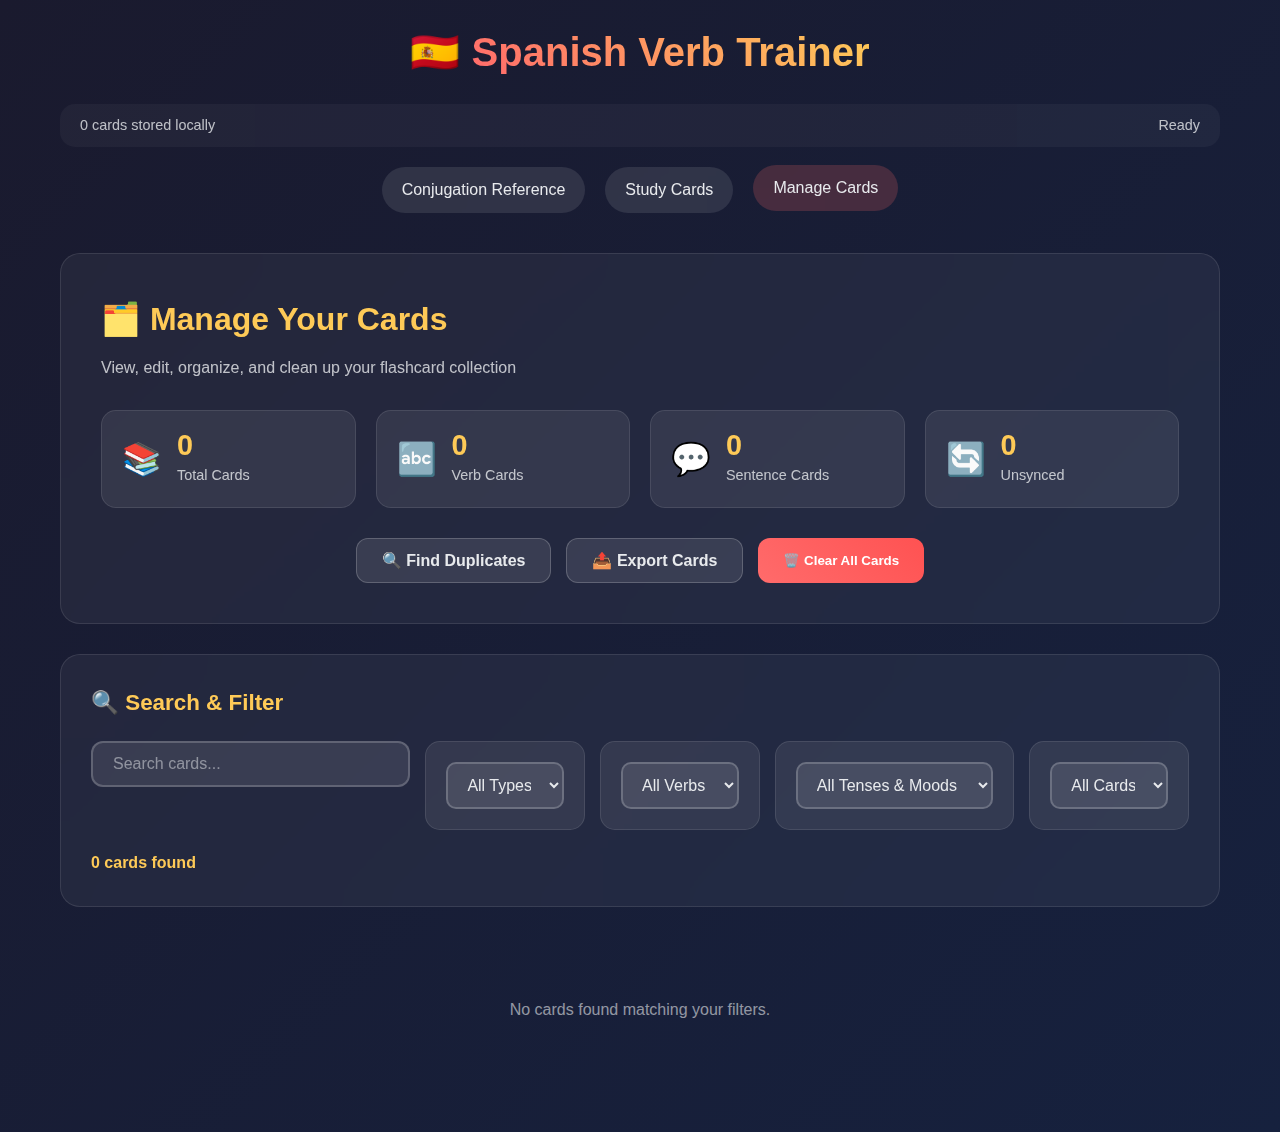
<file: docs/manage.html>
<!DOCTYPE html>
<html lang="en">
<head>
    <meta charset="UTF-8">
    <meta name="viewport" content="width=device-width, initial-scale=1.0">
    <title>Manage Cards - Spanish Verb Trainer</title>

    <!-- PWA Meta Tags -->
    <meta name="description" content="Manage your Spanish flashcard collection">
    <meta name="theme-color" content="#1e40af">
    <link rel="manifest" href="manifest.json">

    <!-- Icons for PWA -->
    <link rel="icon" type="image/x-icon" href="icons/favicon.ico">
    <link rel="apple-touch-icon" href="icons/icon-192.png">

    <!-- Styles -->
    <link rel="stylesheet" href="css/style.css">
</head>
<body>
    <div class="container">
        <!-- Offline Status Indicator -->
        <div id="offlineIndicator" class="offline-indicator" style="display: none;">
            📱 Working Offline
        </div>

        <!-- Sync Status Indicator -->
        <div id="syncIndicator" class="sync-indicator" style="display: none;">
            🔄 Syncing...
        </div>

        <header>
            <h1>🇪🇸 <span class="gradient-text">Spanish Verb Trainer</span></h1>
            <div class="status-bar">
                <span id="cardCount">0 cards stored locally</span>
                <span id="syncStatus">Ready</span>
            </div>
            <nav>
                <a href="index.html" class="nav-link">Conjugation Reference</a>
                <a href="study.html" class="nav-link">Study Cards</a>
                <a href="manage.html" class="nav-link active">Manage Cards</a>
            </nav>
        </header>

        <main>
            <!-- Dashboard Section -->
            <section class="manage-dashboard">
                <h2>🗂️ Manage Your Cards</h2>
                <p>View, edit, organize, and clean up your flashcard collection</p>

                <div class="stats-grid">
                    <div class="stat-card">
                        <div class="stat-icon">📚</div>
                        <div class="stat-content">
                            <div class="stat-number" id="totalCards">0</div>
                            <div class="stat-label">Total Cards</div>
                        </div>
                    </div>

                    <div class="stat-card">
                        <div class="stat-icon">🔤</div>
                        <div class="stat-content">
                            <div class="stat-number" id="verbCards">0</div>
                            <div class="stat-label">Verb Cards</div>
                        </div>
                    </div>

                    <div class="stat-card">
                        <div class="stat-icon">💬</div>
                        <div class="stat-content">
                            <div class="stat-number" id="sentenceCards">0</div>
                            <div class="stat-label">Sentence Cards</div>
                        </div>
                    </div>

                    <div class="stat-card">
                        <div class="stat-icon">🔄</div>
                        <div class="stat-content">
                            <div class="stat-number" id="unsyncedCards">0</div>
                            <div class="stat-label">Unsynced</div>
                        </div>
                    </div>

                    <div class="stat-card" id="duplicatesCard" style="display: none;">
                        <div class="stat-icon">⚠️</div>
                        <div class="stat-content">
                            <div class="stat-number" id="duplicateCards">0</div>
                            <div class="stat-label">Duplicates Found</div>
                        </div>
                    </div>
                </div>

                <!-- Quick Actions -->
                <div class="quick-actions">
                    <button id="findDuplicatesBtn" class="btn-secondary">
                        🔍 Find Duplicates
                    </button>
                    <button id="exportBtn" class="btn-secondary">
                        📤 Export Cards
                    </button>
                    <button id="clearAllBtn" class="btn-danger">
                        🗑️ Clear All Cards
                    </button>
                </div>
            </section>

            <!-- Filter Section -->
            <section class="manage-filters">
                <h3>🔍 Search & Filter</h3>

                <div class="filter-row">
                    <div class="search-group">
                        <input type="text" id="searchInput" placeholder="Search cards..." class="search-input">
                    </div>

                    <div class="filter-group">
                        <select id="typeFilter" class="filter-select">
                            <option value="">All Types</option>
                            <option value="verb">Verb Cards</option>
                            <option value="sentence">Sentence Cards</option>
                        </select>
                    </div>

                    <div class="filter-group">
                        <select id="regularityFilter" class="filter-select">
                            <option value="">All Verbs</option>
                            <option value="regular">Regular Only</option>
                            <option value="irregular">Irregular Only</option>
                        </select>
                    </div>

                    <div class="filter-group">
                        <select id="tenseMoodFilter" class="filter-select">
                            <option value="">All Tenses & Moods</option>

                            <optgroup label="📊 Indicative Mood">
                                <option value="present_indicative">Present Indicative</option>
                                <option value="preterite_indicative">Preterite</option>
                                <option value="imperfect_indicative">Imperfect</option>
                                <option value="future_indicative">Future</option>
                                <option value="present_perfect_indicative">Present Perfect</option>
                                <option value="past_perfect_indicative">Past Perfect</option>
                                <option value="future_perfect_indicative">Future Perfect</option>
                            </optgroup>

                            <optgroup label="🤔 Subjunctive Mood">
                                <option value="present_subjunctive">Present Subjunctive</option>
                                <option value="imperfect_subjunctive">Imperfect Subjunctive</option>
                                <option value="future_subjunctive">Future Subjunctive</option>
                                <option value="present_perfect_subjunctive">Present Perfect Subjunctive</option>
                                <option value="past_perfect_subjunctive">Past Perfect Subjunctive</option>
                            </optgroup>

                            <optgroup label="💭 Conditional Mood">
                                <option value="simple_conditional">Simple Conditional</option>
                                <option value="perfect_conditional">Perfect Conditional</option>
                            </optgroup>

                            <optgroup label="⚡ Imperative Mood">
                                <option value="affirmative_imperative">Affirmative Imperative</option>
                                <option value="negative_imperative">Negative Imperative</option>
                            </optgroup>
                        </select>
                    </div>

                    <div class="filter-group">
                        <select id="syncFilter" class="filter-select">
                            <option value="">All Cards</option>
                            <option value="local">Local Only</option>
                            <option value="synced">Synced Only</option>
                        </select>
                    </div>
                </div>

                <div class="results-info">
                    <span id="filteredCount">0 cards found</span>
                    <div class="bulk-actions" id="bulkActions" style="display: none;">
                        <button id="selectAllBtn" class="btn-small">Select All</button>
                        <button id="deleteSelectedBtn" class="btn-danger-small">Delete Selected</button>
                        <span id="selectedCount">0 selected</span>
                    </div>
                </div>
            </section>

            <!-- Cards Grid -->
            <section class="cards-grid-section">
                <div id="cardsGrid" class="cards-grid">
                    <!-- Cards will be populated here -->
                </div>

                <div id="loadingCards" class="loading-cards" style="display: none;">
                    <div class="spinner-large">🔄</div>
                    <p>Loading cards...</p>
                </div>

                <div id="noCards" class="no-cards" style="display: none;">
                    <p>No cards found matching your filters.</p>
                </div>
            </section>

            <!-- Duplicates Modal -->
            <div id="duplicatesModal" class="modal" style="display: none;">
                <div class="modal-content">
                    <div class="modal-header">
                        <h3>⚠️ Duplicate Cards Found</h3>
                        <button id="closeDuplicatesModal" class="close-btn">&times;</button>
                    </div>
                    <div class="modal-body">
                        <p>Found <span id="duplicateCount">0</span> duplicate cards. Review and delete the ones you don't want to keep:</p>
                        <div id="duplicatesList" class="duplicates-list">
                            <!-- Duplicate groups will be populated here -->
                        </div>
                    </div>
                    <div class="modal-footer">
                        <button id="deleteAllDuplicatesBtn" class="btn-danger">
                            🗑️ Delete All Duplicates
                        </button>
                        <button id="cancelDuplicatesBtn" class="btn-secondary">
                            Cancel
                        </button>
                    </div>
                </div>
            </div>
        </main>
    </div>

    <!-- Scripts -->
    <script src="js/db.js"></script>
    <script src="js/sync.js"></script>
    <script src="js/manage.js"></script>

    <!-- PWA Registration -->
    <script>
        // Register service worker
        if ('serviceWorker' in navigator) {
            window.addEventListener('load', () => {
                navigator.serviceWorker.register('sw.js')
                    .then((registration) => {
                        console.log('SW registered: ', registration);
                    })
                    .catch((registrationError) => {
                        console.log('SW registration failed: ', registrationError);
                    });
            });
        }
    </script>
</body>
</html>
</file>
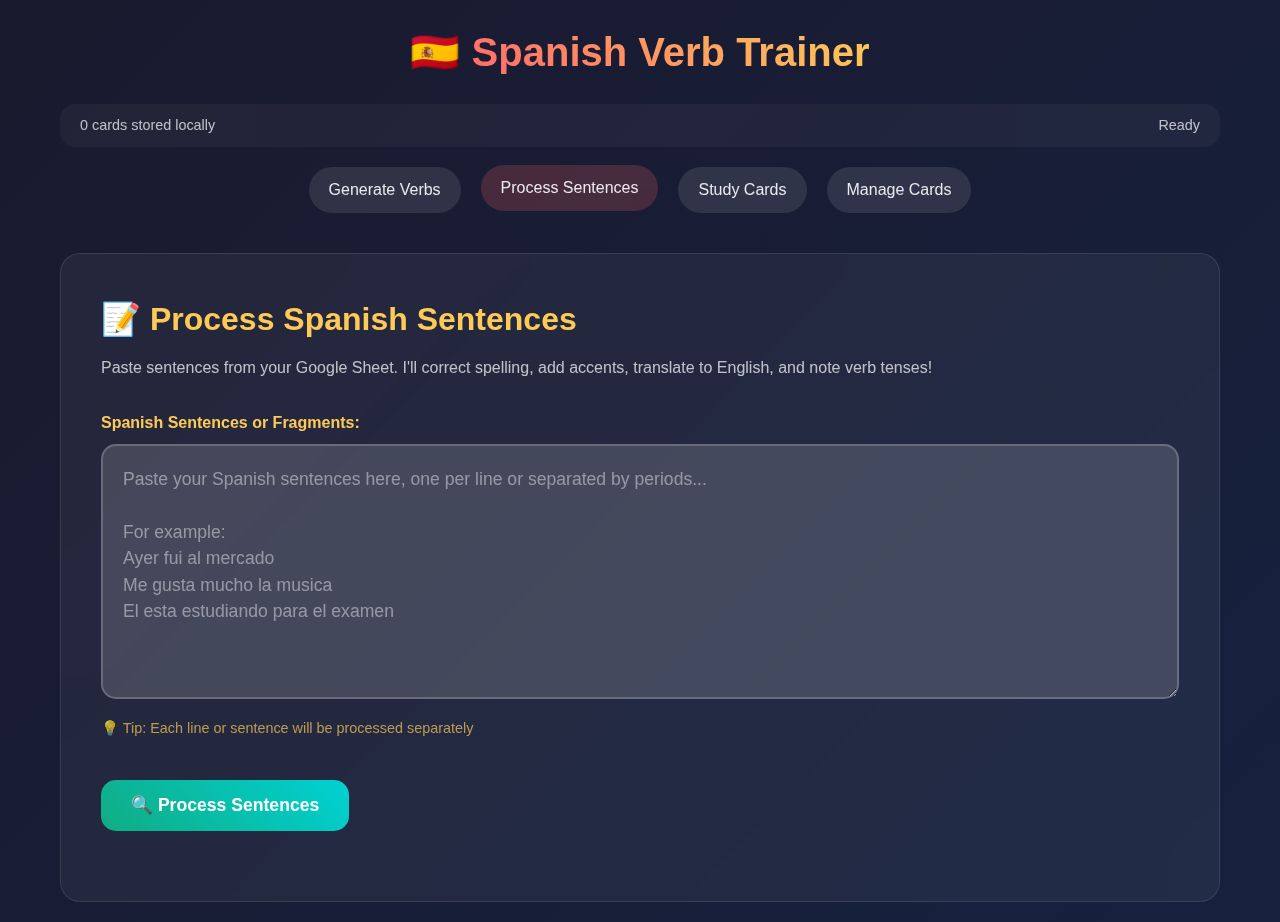
<file: docs/sentences.html>
<!DOCTYPE html>
<html lang="en">
<head>
    <meta charset="UTF-8">
    <meta name="viewport" content="width=device-width, initial-scale=1.0">
    <title>Process Sentences - Spanish Verb Trainer</title>

    <!-- PWA Meta Tags -->
    <meta name="description" content="Process Spanish sentences with automatic correction and translation">
    <meta name="theme-color" content="#1e40af">
    <link rel="manifest" href="manifest.json">

    <!-- Icons for PWA -->
    <link rel="icon" type="image/x-icon" href="icons/favicon.ico">
    <link rel="apple-touch-icon" href="icons/icon-192.png">

    <!-- Styles -->
    <link rel="stylesheet" href="css/style.css">
</head>
<body>
    <div class="container">
        <!-- Offline Status Indicator -->
        <div id="offlineIndicator" class="offline-indicator" style="display: none;">
            📱 Working Offline
        </div>

        <!-- Sync Status Indicator -->
        <div id="syncIndicator" class="sync-indicator" style="display: none;">
            🔄 Syncing...
        </div>

        <header>
            <h1>🇪🇸 <span class="gradient-text">Spanish Verb Trainer</span></h1>
            <div class="status-bar">
                <span id="cardCount">0 cards stored locally</span>
                <span id="syncStatus">Ready</span>
            </div>
            <nav>
                <a href="index.html" class="nav-link">Generate Verbs</a>
                <a href="sentences.html" class="nav-link active">Process Sentences</a>
                <a href="study.html" class="nav-link">Study Cards</a>
                <a href="manage.html" class="nav-link">Manage Cards</a>
            </nav>
        </header>

        <main>
            <section class="sentence-processor-section">
                <h2>📝 Process Spanish Sentences</h2>
                <p>Paste sentences from your Google Sheet. I'll correct spelling, add accents, translate to English, and note verb tenses!</p>

                <div class="input-section">
                    <form id="sentenceForm">
                        <div class="form-group">
                            <label for="sentenceInput">Spanish Sentences or Fragments:</label>
                            <textarea
                                id="sentenceInput"
                                placeholder="Paste your Spanish sentences here, one per line or separated by periods...

For example:
Ayer fui al mercado
Me gusta mucho la musica
El esta estudiando para el examen"
                                rows="8"
                                required
                            ></textarea>
                            <small class="input-help">💡 Tip: Each line or sentence will be processed separately</small>
                        </div>
                        <button type="submit" id="processBtn">
                            <span class="btn-text">🔍 Process Sentences</span>
                            <span class="spinner" style="display: none;">🧠</span>
                        </button>
                    </form>
                </div>

                <!-- Loading Section -->
                <div id="loadingSection" class="loading-section" style="display: none;">
                    <div class="loading-animation">
                        <div class="spinner-large">🧠</div>
                        <p id="loadingText">Processing sentences...</p>
                        <small id="loadingSubtext">Correcting spelling, adding accents, and translating</small>
                    </div>
                </div>

                <!-- Results Section -->
                <div id="resultsSection" class="results-section" style="display: none;">
                    <div class="sentence-results">
                        <h4>📋 Processed Sentences</h4>
                        <div class="stats">
                            <span id="processedCount">0 sentences processed</span>
                        </div>

                        <div class="sentence-grid" id="sentenceGrid">
                            <!-- Processed sentences will be inserted here -->
                        </div>

                        <div class="action-buttons">
                            <button id="saveBtn" class="btn-primary">
                                💾 Save as Flashcards
                            </button>
                            <button id="processAnotherBtn" class="btn-secondary">
                                ➕ Process More Sentences
                            </button>
                        </div>
                    </div>
                </div>

                <!-- Error Section -->
                <div id="errorSection" class="error-section" style="display: none;">
                    <div class="error-message">
                        <h4>❌ Processing Failed</h4>
                        <p id="errorText"></p>
                        <div class="error-actions">
                            <button id="retryBtn" class="btn-secondary">Try Again</button>
                            <button id="offlineBtn" class="btn-secondary" style="display: none;">
                                📱 Use Offline Mode
                            </button>
                        </div>
                    </div>
                </div>
            </section>
        </main>
    </div>

    <!-- Scripts -->
    <script src="js/db.js"></script>
    <script src="js/sync.js"></script>
    <script src="js/sentences.js"></script>

    <!-- PWA Registration -->
    <script>
        // Register service worker
        if ('serviceWorker' in navigator) {
            window.addEventListener('load', () => {
                navigator.serviceWorker.register('sw.js')
                    .then((registration) => {
                        console.log('SW registered: ', registration);
                    })
                    .catch((registrationError) => {
                        console.log('SW registration failed: ', registrationError);
                    });
            });
        }
    </script>
</body>
</html>
</file>
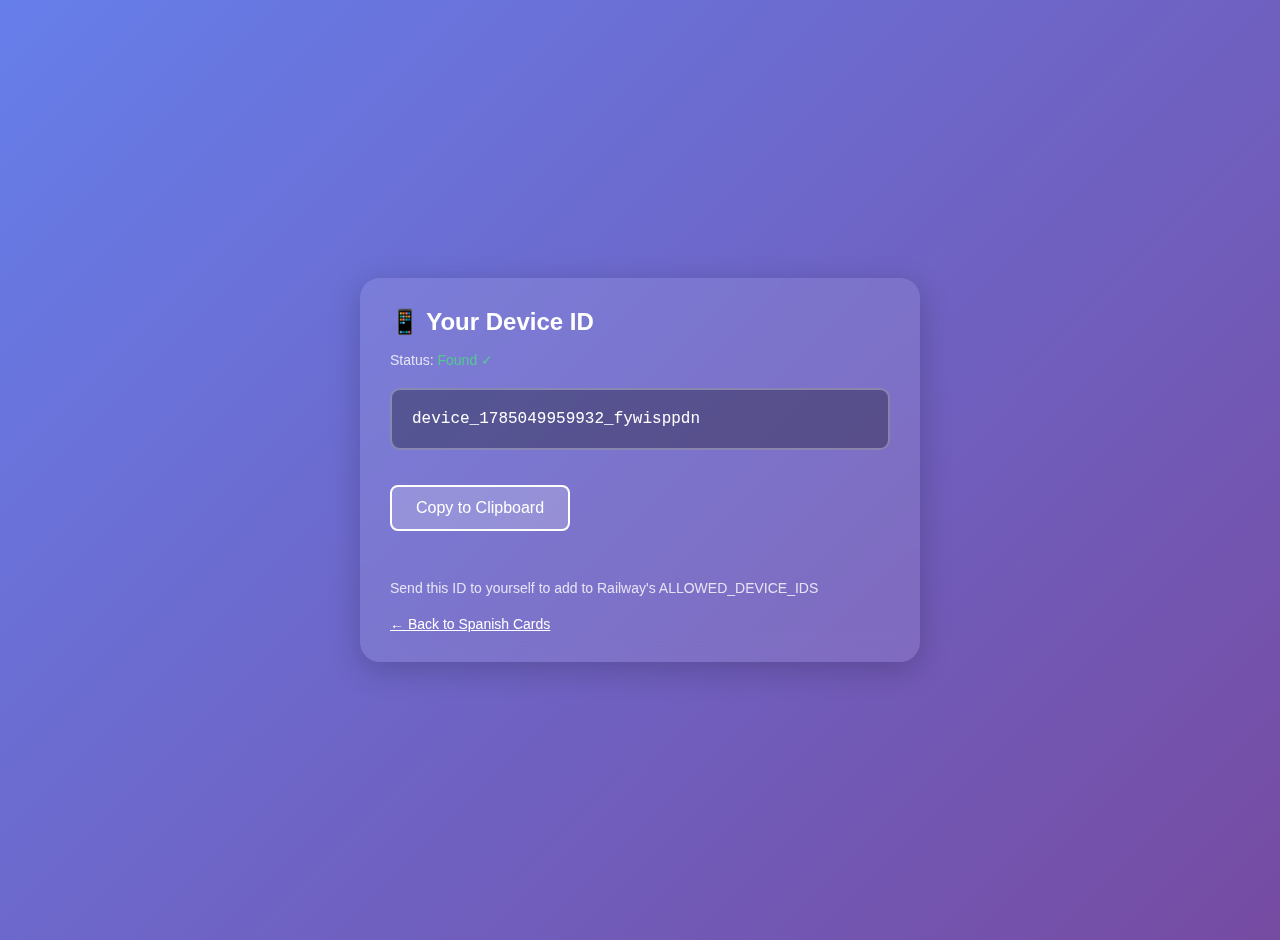
<file: docs/show-device-id.html>
<!DOCTYPE html>
<html lang="en">
<head>
  <meta charset="UTF-8">
  <meta name="viewport" content="width=device-width, initial-scale=1.0">
  <title>Device ID</title>
  <style>
    body {
      font-family: -apple-system, BlinkMacSystemFont, 'Segoe UI', sans-serif;
      display: flex;
      flex-direction: column;
      align-items: center;
      justify-content: center;
      min-height: 100vh;
      background: linear-gradient(135deg, #667eea 0%, #764ba2 100%);
      color: white;
      padding: 20px;
      margin: 0;
    }
    .container {
      background: rgba(255, 255, 255, 0.1);
      backdrop-filter: blur(10px);
      padding: 30px;
      border-radius: 20px;
      box-shadow: 0 8px 32px rgba(0, 0, 0, 0.2);
      max-width: 500px;
      width: 100%;
    }
    h1 {
      margin-top: 0;
      font-size: 24px;
    }
    #device-id {
      background: rgba(0, 0, 0, 0.3);
      padding: 20px;
      border-radius: 10px;
      font-family: 'Courier New', monospace;
      font-size: 16px;
      word-break: break-all;
      margin: 20px 0;
      border: 2px solid rgba(255, 255, 255, 0.3);
    }
    .status {
      font-size: 14px;
      opacity: 0.8;
      margin-top: 10px;
    }
    button {
      background: rgba(255, 255, 255, 0.2);
      border: 2px solid white;
      color: white;
      padding: 12px 24px;
      border-radius: 8px;
      font-size: 16px;
      cursor: pointer;
      margin-top: 15px;
      transition: all 0.3s;
    }
    button:active {
      transform: scale(0.95);
      background: rgba(255, 255, 255, 0.3);
    }
    .copied {
      color: #4ade80;
      font-weight: bold;
      margin-top: 10px;
      opacity: 0;
      transition: opacity 0.3s;
    }
    .copied.show {
      opacity: 1;
    }
    .back-link {
      margin-top: 20px;
      font-size: 14px;
    }
    .back-link a {
      color: white;
      text-decoration: underline;
    }
  </style>
</head>
<body>
  <div class="container">
    <h1>📱 Your Device ID</h1>
    <p class="status">Status: <span id="status">Loading...</span></p>
    <div id="device-id">Loading device ID...</div>
    <button onclick="copyToClipboard()">Copy to Clipboard</button>
    <div class="copied" id="copied-msg">✓ Copied!</div>
    <p style="font-size: 14px; margin-top: 20px; opacity: 0.8;">
      Send this ID to yourself to add to Railway's ALLOWED_DEVICE_IDS
    </p>
    <div class="back-link">
      <a href="index.html">← Back to Spanish Cards</a>
    </div>
  </div>

  <script>
    function updateDeviceId() {
      const deviceId = localStorage.getItem('spanish_cards_device_id');

      if (deviceId) {
        document.getElementById('device-id').textContent = deviceId;
        document.getElementById('status').textContent = 'Found ✓';
        document.getElementById('status').style.color = '#4ade80';
      } else {
        document.getElementById('device-id').textContent = 'No device ID found. Please open the main Spanish Cards app first, then return here.';
        document.getElementById('status').textContent = 'Not Found ✗';
        document.getElementById('status').style.color = '#f87171';
      }
    }

    function copyToClipboard() {
      const deviceId = localStorage.getItem('spanish_cards_device_id');
      if (deviceId) {
        // Try modern clipboard API first
        if (navigator.clipboard) {
          navigator.clipboard.writeText(deviceId).then(() => {
            showCopiedMessage();
          }).catch(() => {
            // Fallback for older mobile browsers
            fallbackCopy(deviceId);
          });
        } else {
          fallbackCopy(deviceId);
        }
      }
    }

    function fallbackCopy(text) {
      const textArea = document.createElement('textarea');
      textArea.value = text;
      textArea.style.position = 'fixed';
      textArea.style.opacity = '0';
      document.body.appendChild(textArea);
      textArea.select();
      try {
        document.execCommand('copy');
        showCopiedMessage();
      } catch (err) {
        alert('Could not copy. Please manually select and copy the ID above.');
      }
      document.body.removeChild(textArea);
    }

    function showCopiedMessage() {
      const msg = document.getElementById('copied-msg');
      msg.classList.add('show');
      setTimeout(() => {
        msg.classList.remove('show');
      }, 2000);
    }

    // Update on page load
    updateDeviceId();

    // Check periodically in case user navigates here before visiting main app
    setInterval(updateDeviceId, 2000);
  </script>
</body>
</html>
</file>
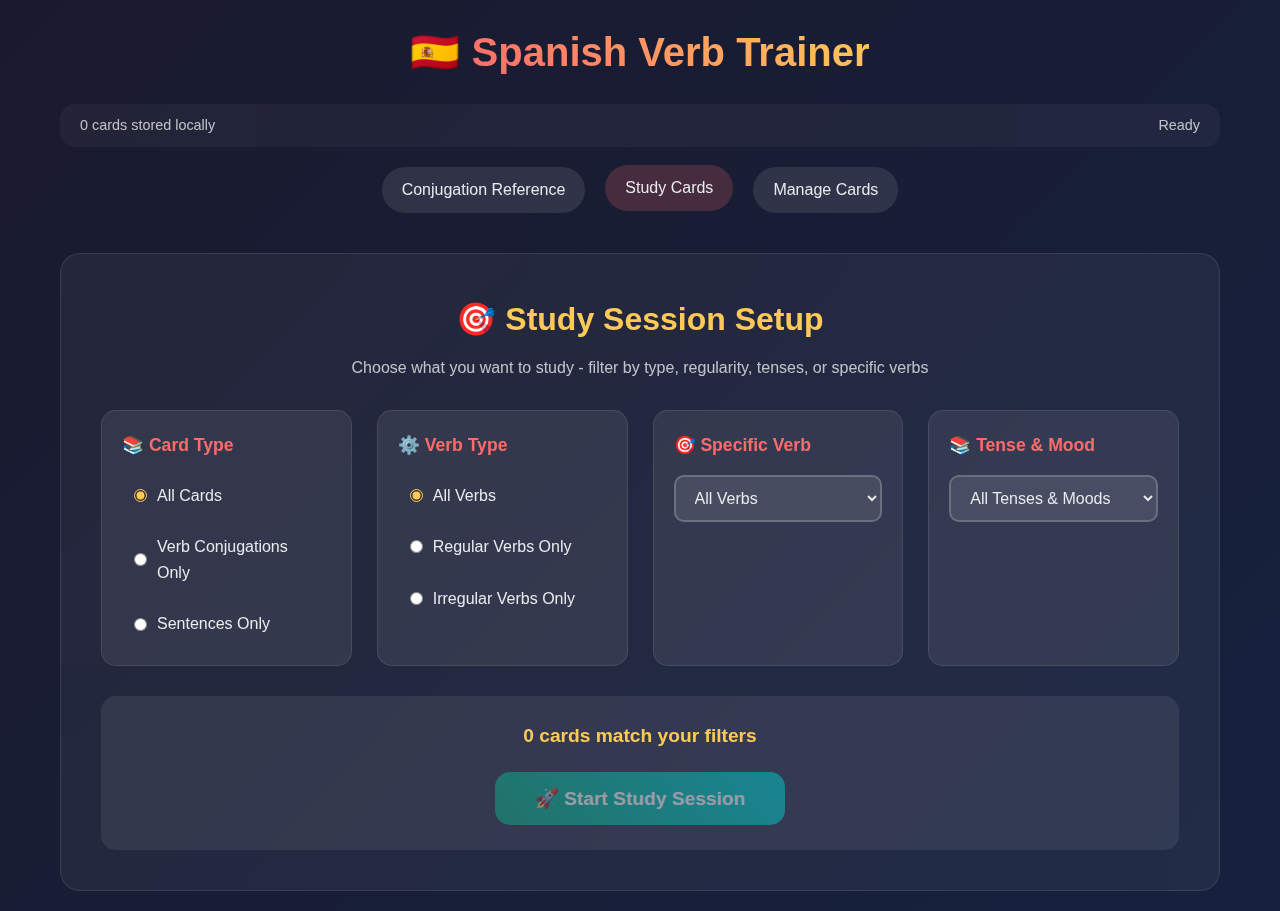
<file: docs/study.html>
<!DOCTYPE html>
<html lang="en">
<head>
    <meta charset="UTF-8">
    <meta name="viewport" content="width=device-width, initial-scale=1.0">
    <title>Study Cards - Spanish Verb Trainer</title>

    <!-- PWA Meta Tags -->
    <meta name="description" content="Study Spanish flashcards with smart filtering">
    <meta name="theme-color" content="#1e40af">
    <link rel="manifest" href="manifest.json">

    <!-- Icons for PWA -->
    <link rel="icon" type="image/x-icon" href="icons/favicon.ico">
    <link rel="apple-touch-icon" href="icons/icon-192.png">

    <!-- Styles -->
    <link rel="stylesheet" href="css/style.css">
</head>
<body>
    <div class="container">
        <!-- Offline Status Indicator -->
        <div id="offlineIndicator" class="offline-indicator" style="display: none;">
            📱 Working Offline
        </div>

        <!-- Sync Status Indicator -->
        <div id="syncIndicator" class="sync-indicator" style="display: none;">
            🔄 Syncing...
        </div>

        <header>
            <h1>🇪🇸 <span class="gradient-text">Spanish Verb Trainer</span></h1>
            <div class="status-bar">
                <span id="cardCount">0 cards stored locally</span>
                <span id="syncStatus">Ready</span>
            </div>
            <nav>
                <a href="index.html" class="nav-link">Conjugation Reference</a>
                <a href="study.html" class="nav-link active">Study Cards</a>
                <a href="manage.html" class="nav-link">Manage Cards</a>
            </nav>
        </header>

        <main>
            <!-- Filter Section -->
            <section id="filterSection" class="filter-section">
                <h2>🎯 Study Session Setup</h2>
                <p>Choose what you want to study - filter by type, regularity, tenses, or specific verbs</p>

                <div class="filter-grid">
                    <!-- Card Type Filter -->
                    <div class="filter-group">
                        <h3>📚 Card Type</h3>
                        <div class="filter-options">
                            <label class="filter-option">
                                <input type="radio" name="cardType" value="all" checked>
                                All Cards
                            </label>
                            <label class="filter-option">
                                <input type="radio" name="cardType" value="verb">
                                Verb Conjugations Only
                            </label>
                            <label class="filter-option">
                                <input type="radio" name="cardType" value="sentence">
                                Sentences Only
                            </label>
                        </div>
                    </div>

                    <!-- Verb Regularity Filter (for verb cards) -->
                    <div class="filter-group" id="regularityGroup">
                        <h3>⚙️ Verb Type</h3>
                        <div class="filter-options">
                            <label class="filter-option">
                                <input type="radio" name="regularity" value="all" checked>
                                All Verbs
                            </label>
                            <label class="filter-option">
                                <input type="radio" name="regularity" value="regular">
                                Regular Verbs Only
                            </label>
                            <label class="filter-option">
                                <input type="radio" name="regularity" value="irregular">
                                Irregular Verbs Only
                            </label>
                        </div>
                    </div>

                    <!-- Specific Verb Filter -->
                    <div class="filter-group" id="verbGroup">
                        <h3>🎯 Specific Verb</h3>
                        <select id="verbSelect" class="filter-select">
                            <option value="">All Verbs</option>
                        </select>
                    </div>

                    <!-- Tense & Mood Filter -->
                    <div class="filter-group" id="tenseMoodGroup">
                        <h3>📚 Tense & Mood</h3>
                        <select id="tenseMoodSelect" class="filter-select">
                            <option value="">All Tenses & Moods</option>

                            <optgroup label="📊 Indicative Mood">
                                <option value="present_indicative">Present Indicative</option>
                                <option value="preterite_indicative">Preterite</option>
                                <option value="imperfect_indicative">Imperfect</option>
                                <option value="future_indicative">Future</option>
                                <option value="present_perfect_indicative">Present Perfect</option>
                                <option value="past_perfect_indicative">Past Perfect</option>
                                <option value="future_perfect_indicative">Future Perfect</option>
                            </optgroup>

                            <optgroup label="🤔 Subjunctive Mood">
                                <option value="present_subjunctive">Present Subjunctive</option>
                                <option value="imperfect_subjunctive">Imperfect Subjunctive</option>
                                <option value="future_subjunctive">Future Subjunctive</option>
                                <option value="present_perfect_subjunctive">Present Perfect Subjunctive</option>
                                <option value="past_perfect_subjunctive">Past Perfect Subjunctive</option>
                            </optgroup>

                            <optgroup label="💭 Conditional Mood">
                                <option value="simple_conditional">Simple Conditional</option>
                                <option value="perfect_conditional">Perfect Conditional</option>
                            </optgroup>

                            <optgroup label="⚡ Imperative Mood">
                                <option value="affirmative_imperative">Affirmative Imperative</option>
                                <option value="negative_imperative">Negative Imperative</option>
                            </optgroup>
                        </select>
                    </div>
                </div>

                <div class="session-info">
                    <div class="card-count" id="matchingCount">0 cards match your filters</div>
                    <button id="startStudyBtn" class="start-btn" disabled>
                        🚀 Start Study Session
                    </button>
                </div>
            </section>

            <!-- Study Session -->
            <section id="studySection" class="study-session" style="display: none;">
                <div class="study-header">
                    <div class="study-progress">
                        <span id="currentCard">1</span> / <span id="totalCards">0</span>
                        <span class="side-stack-count" id="sideStackCount" style="display: none;">
                            📚 <span id="sideStackNumber">0</span> in side stack
                        </span>
                    </div>
                    <button id="endStudyBtn" class="btn-secondary">End Session</button>
                </div>

                <div class="flashcard-container">
                    <div class="flashcard" id="flashcard">
                        <div class="card-front" id="cardFront">
                            <div class="card-content">
                                <!-- Card content will be inserted here -->
                            </div>
                        </div>
                        <div class="card-back" id="cardBack" style="display: none;">
                            <div class="card-content">
                                <!-- Card answer will be inserted here -->
                            </div>
                        </div>
                    </div>
                </div>

                <div class="study-controls">
                    <button id="revealBtn" class="btn-primary reveal-btn">
                        👁️ Reveal Answer
                    </button>

                    <div id="actionButtons" class="action-buttons" style="display: none;">
                        <button id="sideStackBtn" class="btn-side-stack">
                            📚 Side Stack
                        </button>
                        <button id="nextBtn" class="btn-primary">
                            ➡️ Next Card
                        </button>
                    </div>
                </div>
            </section>

            <!-- Session Complete -->
            <section id="completeSection" class="session-complete" style="display: none;">
                <div class="complete-message">
                    <h3>🎉 Session Complete!</h3>
                    <p id="sessionSummary">You've studied all cards in this session.</p>

                    <div id="sideStackReview" class="side-stack-review" style="display: none;">
                        <p>You have <span id="finalSideStackCount">0</span> cards in your side stack.</p>
                        <button id="reviewSideStackBtn" class="btn-primary">
                            📚 Review Side Stack
                        </button>
                    </div>

                    <div class="complete-actions">
                        <button id="newSessionBtn" class="btn-primary">
                            🔄 New Session
                        </button>
                        <button id="backToFilterBtn" class="btn-secondary">
                            ⚙️ Change Filters
                        </button>
                    </div>
                </div>
            </section>
        </main>
    </div>

    <!-- Scripts -->
    <script src="js/db.js"></script>
    <script src="js/sync.js"></script>
    <script src="js/study.js"></script>

    <!-- PWA Registration -->
    <script>
        // Register service worker
        if ('serviceWorker' in navigator) {
            window.addEventListener('load', () => {
                navigator.serviceWorker.register('sw.js')
                    .then((registration) => {
                        console.log('SW registered: ', registration);
                    })
                    .catch((registrationError) => {
                        console.log('SW registration failed: ', registrationError);
                    });
            });
        }
    </script>
</body>
</html>
</file>
<file: css/style.css>
/* Dark theme Spanish flashcard app - Offline First */
* {
    margin: 0;
    padding: 0;
    box-sizing: border-box;
}

body {
    font-family: 'SF Pro Display', -apple-system, BlinkMacSystemFont, 'Segoe UI', Roboto, sans-serif;
    background: linear-gradient(135deg, #1a1a2e 0%, #16213e 100%);
    color: #e8eaed;
    min-height: 100vh;
    line-height: 1.6;
}

.container {
    max-width: 1200px;
    margin: 0 auto;
    padding: 20px;
}

/* PWA Status Indicators */
.offline-indicator, .sync-indicator {
    position: fixed;
    top: 10px;
    right: 10px;
    background: rgba(255, 107, 107, 0.9);
    color: white;
    padding: 8px 16px;
    border-radius: 20px;
    font-size: 0.9rem;
    font-weight: 600;
    z-index: 1000;
    backdrop-filter: blur(10px);
    border: 1px solid rgba(255, 255, 255, 0.2);
}

.sync-indicator {
    background: rgba(254, 202, 87, 0.9);
    color: #1a1a2e;
}

.offline-indicator.online {
    background: rgba(16, 172, 132, 0.9);
}

/* Header */
header {
    text-align: center;
    margin-bottom: 40px;
}

header h1 {
    font-size: 2.5rem;
    font-weight: 700;
    margin-bottom: 20px;
}

header h1 .gradient-text {
    background: linear-gradient(45deg, #ff6b6b, #feca57);
    -webkit-background-clip: text;
    -webkit-text-fill-color: transparent;
    background-clip: text;
}

.status-bar {
    display: flex;
    justify-content: space-between;
    align-items: center;
    margin-bottom: 15px;
    padding: 10px 20px;
    background: rgba(255, 255, 255, 0.05);
    border-radius: 15px;
    font-size: 0.9rem;
    opacity: 0.8;
}

nav {
    display: flex;
    justify-content: center;
    gap: 20px;
    margin-top: 20px;
}

.nav-link {
    padding: 10px 20px;
    background: rgba(255, 255, 255, 0.1);
    border-radius: 25px;
    text-decoration: none;
    color: #e8eaed;
    transition: all 0.3s ease;
    backdrop-filter: blur(10px);
}

.nav-link:hover, .nav-link.active {
    background: rgba(255, 107, 107, 0.2);
    transform: translateY(-2px);
}

/* Main sections */
.reference-section {
    background: rgba(255, 255, 255, 0.05);
    backdrop-filter: blur(20px);
    border-radius: 20px;
    padding: 40px;
    border: 1px solid rgba(255, 255, 255, 0.1);
    margin-bottom: 30px;
}

.reference-section h2 {
    font-size: 2rem;
    margin-bottom: 10px;
    color: #feca57;
    text-align: center;
}

.reference-section > p {
    text-align: center;
    margin-bottom: 30px;
    opacity: 0.8;
}

.reference-grid {
    display: grid;
    grid-template-columns: repeat(auto-fit, minmax(300px, 1fr));
    gap: 25px;
}

.mood-group {
    background: rgba(255, 255, 255, 0.08);
    border-radius: 15px;
    padding: 25px;
    border: 1px solid rgba(255, 255, 255, 0.1);
}

.mood-group h3 {
    color: #ff6b6b;
    margin-bottom: 10px;
    font-size: 1.4rem;
    display: flex;
    align-items: center;
    gap: 8px;
}

.mood-description {
    opacity: 0.8;
    margin-bottom: 20px;
    font-style: italic;
}

.tense-list {
    display: flex;
    flex-direction: column;
    gap: 15px;
}

.tense-item {
    background: rgba(255, 255, 255, 0.05);
    padding: 15px;
    border-radius: 10px;
    border-left: 3px solid #feca57;
    transition: all 0.3s ease;
}

.tense-item:hover {
    background: rgba(255, 255, 255, 0.1);
    transform: translateX(5px);
}

.tense-item h4 {
    color: #feca57;
    margin-bottom: 8px;
    font-size: 1.1rem;
}

.tense-item p {
    margin-bottom: 8px;
    line-height: 1.5;
}

.tense-item small {
    color: #ff8e53;
    font-style: italic;
    display: block;
    opacity: 0.9;
}

.generator-section {
    background: rgba(255, 255, 255, 0.05);
    backdrop-filter: blur(20px);
    border-radius: 20px;
    padding: 40px;
    border: 1px solid rgba(255, 255, 255, 0.1);
}

.generation-section {
    background: rgba(255, 255, 255, 0.05);
    backdrop-filter: blur(20px);
    border-radius: 20px;
    padding: 40px;
    border: 1px solid rgba(255, 255, 255, 0.1);
    margin-top: 30px;
}

.generation-section h3 {
    font-size: 1.8rem;
    margin-bottom: 20px;
    color: #feca57;
}

.generation-form {
    display: flex;
    flex-direction: column;
    gap: 20px;
    align-items: center;
}

.tense-mood-select {
    width: 100%;
    max-width: 500px;
    padding: 15px 20px;
    background: rgba(255, 255, 255, 0.1);
    border: 2px solid rgba(255, 255, 255, 0.2);
    border-radius: 15px;
    color: #e8eaed;
    font-size: 1.1rem;
    transition: all 0.3s ease;
    backdrop-filter: blur(10px);
}

.tense-mood-select:focus {
    outline: none;
    border-color: #ff6b6b;
    background: rgba(255, 255, 255, 0.15);
}

.tense-mood-select option {
    background: #1a1a2e;
    color: #e8eaed;
    padding: 10px;
}

.tense-mood-select optgroup {
    background: #16213e;
    color: #feca57;
    font-weight: 600;
}

#generateCardsBtn {
    padding: 15px 30px;
    background: linear-gradient(45deg, #ff6b6b, #ff8e53);
    border: none;
    border-radius: 15px;
    color: white;
    font-size: 1.1rem;
    font-weight: 600;
    cursor: pointer;
    transition: all 0.3s ease;
}

#generateCardsBtn:hover:not(:disabled) {
    transform: translateY(-2px);
    box-shadow: 0 10px 20px rgba(255, 107, 107, 0.3);
}

#generateCardsBtn:disabled {
    opacity: 0.6;
    cursor: not-allowed;
}

.generator-section h2 {
    font-size: 2rem;
    margin-bottom: 10px;
    color: #feca57;
}

.generator-section p {
    margin-bottom: 30px;
    opacity: 0.8;
}

/* Form styling */
.input-section {
    margin-bottom: 30px;
}

.form-group {
    margin-bottom: 20px;
}

.form-group label {
    display: block;
    margin-bottom: 8px;
    font-weight: 600;
    color: #feca57;
}

#verbInput {
    width: 100%;
    max-width: 400px;
    padding: 15px 20px;
    background: rgba(255, 255, 255, 0.1);
    border: 2px solid rgba(255, 255, 255, 0.2);
    border-radius: 15px;
    color: #e8eaed;
    font-size: 1.1rem;
    transition: all 0.3s ease;
    backdrop-filter: blur(10px);
}

#verbInput:focus {
    outline: none;
    border-color: #ff6b6b;
    background: rgba(255, 255, 255, 0.15);
}

#verbInput::placeholder {
    color: rgba(232, 234, 237, 0.5);
}

#generateBtn {
    padding: 15px 30px;
    background: linear-gradient(45deg, #ff6b6b, #ff8e53);
    border: none;
    border-radius: 15px;
    color: white;
    font-size: 1.1rem;
    font-weight: 600;
    cursor: pointer;
    transition: all 0.3s ease;
    margin-left: 15px;
}

#generateBtn:hover:not(:disabled) {
    transform: translateY(-2px);
    box-shadow: 0 10px 20px rgba(255, 107, 107, 0.3);
}

#generateBtn:disabled {
    opacity: 0.6;
    cursor: not-allowed;
}

/* Loading section */
.loading-section {
    text-align: center;
    padding: 60px 20px;
}

.loading-animation {
    display: flex;
    flex-direction: column;
    align-items: center;
    gap: 20px;
}

.spinner-large {
    font-size: 3rem;
    animation: pulse 2s ease-in-out infinite;
}

@keyframes pulse {
    0%, 100% { transform: scale(1); opacity: 1; }
    50% { transform: scale(1.1); opacity: 0.7; }
}

/* Assessment section */
.assessment-section {
    background: rgba(255, 255, 255, 0.05);
    backdrop-filter: blur(20px);
    border-radius: 20px;
    padding: 40px;
    border: 1px solid rgba(255, 255, 255, 0.1);
    margin-bottom: 30px;
}

.verb-assessment h3 {
    font-size: 1.8rem;
    margin-bottom: 20px;
    color: #feca57;
}

.assessment-cards {
    display: grid;
    grid-template-columns: repeat(auto-fit, minmax(250px, 1fr));
    gap: 20px;
    margin-bottom: 30px;
}

.assessment-card {
    background: rgba(255, 255, 255, 0.1);
    padding: 20px;
    border-radius: 15px;
    border: 1px solid rgba(255, 255, 255, 0.1);
}

.assessment-card h4 {
    color: #ff6b6b;
    margin-bottom: 10px;
    font-size: 1.1rem;
}

.complexity-badge, .practice-badge {
    display: inline-block;
    padding: 8px 16px;
    border-radius: 20px;
    font-weight: 600;
    text-transform: capitalize;
}

.complexity-badge.regular {
    background: rgba(16, 172, 132, 0.3);
    color: #10ac84;
}

.complexity-badge.irregular {
    background: rgba(255, 107, 107, 0.3);
    color: #ff6b6b;
}

.practice-badge.meaning_only {
    background: rgba(116, 185, 255, 0.3);
    color: #74b9ff;
}

.practice-badge.core {
    background: rgba(254, 202, 87, 0.3);
    color: #feca57;
}

.practice-badge.full {
    background: rgba(255, 107, 107, 0.3);
    color: #ff6b6b;
}

.generation-options {
    background: rgba(255, 255, 255, 0.08);
    padding: 25px;
    border-radius: 15px;
    text-align: center;
}

.generation-options h4 {
    color: #feca57;
    margin-bottom: 20px;
}

.option-buttons {
    display: flex;
    gap: 15px;
    justify-content: center;
    flex-wrap: wrap;
}

.option-btn {
    display: flex;
    flex-direction: column;
    align-items: center;
    padding: 20px;
    background: rgba(255, 255, 255, 0.1);
    border: 2px solid rgba(255, 255, 255, 0.2);
    border-radius: 15px;
    color: #e8eaed;
    cursor: pointer;
    transition: all 0.3s ease;
    min-width: 140px;
    font-weight: 600;
}

.option-btn:hover {
    background: rgba(255, 255, 255, 0.2);
    transform: translateY(-2px);
    border-color: #ff6b6b;
}

.option-btn.recommended {
    border-color: #feca57;
    background: rgba(254, 202, 87, 0.2);
    box-shadow: 0 5px 15px rgba(254, 202, 87, 0.3);
}

.option-btn.recommended::before {
    content: "⭐ ";
}

.option-btn small {
    opacity: 0.7;
    margin-top: 5px;
    font-size: 0.8rem;
    font-weight: normal;
}

/* Results section */
.verb-overview {
    margin-bottom: 40px;
}

.verb-overview h3 {
    font-size: 1.8rem;
    margin-bottom: 20px;
    color: #feca57;
}

.context-cards {
    display: grid;
    grid-template-columns: repeat(auto-fit, minmax(300px, 1fr));
    gap: 20px;
    margin-bottom: 30px;
}

.context-card {
    background: rgba(255, 255, 255, 0.1);
    padding: 20px;
    border-radius: 15px;
    border: 1px solid rgba(255, 255, 255, 0.1);
}

.context-card h4 {
    color: #ff6b6b;
    margin-bottom: 10px;
    font-size: 1.1rem;
}

.related-verb {
    display: inline-block;
    background: rgba(254, 202, 87, 0.2);
    padding: 5px 12px;
    border-radius: 20px;
    margin: 2px;
    font-weight: 500;
}

.no-data {
    opacity: 0.6;
    font-style: italic;
}

/* Card preview grid */
.conjugations-preview h4 {
    margin-bottom: 15px;
    color: #feca57;
}

.stats {
    margin-bottom: 20px;
    opacity: 0.8;
}

.preview-grid {
    display: grid;
    grid-template-columns: repeat(auto-fill, minmax(280px, 1fr));
    gap: 15px;
    margin-bottom: 30px;
    max-height: 400px;
    overflow-y: auto;
    padding: 10px;
}

.card-preview {
    background: rgba(255, 255, 255, 0.1);
    border-radius: 10px;
    padding: 15px;
    border: 1px solid rgba(255, 255, 255, 0.1);
    transition: transform 0.2s ease;
}

.card-preview:hover {
    transform: translateY(-2px);
    background: rgba(255, 255, 255, 0.15);
}

/* Preview card layout - NOT absolute positioned */
.card-preview .card-front {
    margin-bottom: 10px;
    position: relative;
}

.card-preview .card-back {
    position: relative;
}

.card-prompt {
    display: flex;
    flex-wrap: wrap;
    gap: 8px;
    align-items: center;
}

.pronoun {
    background: rgba(255, 107, 107, 0.3);
    padding: 4px 8px;
    border-radius: 6px;
    font-size: 0.9rem;
    font-weight: 600;
}

.verb {
    color: #feca57;
    font-weight: 600;
}

.tense-mood {
    opacity: 0.7;
    font-size: 0.85rem;
}

.conjugated-form {
    color: #ff8e53;
    font-weight: 600;
    font-size: 1.1rem;
}

/* Meaning card styling */
.meaning-card {
    text-align: center;
    padding: 25px;
}

.verb-spanish {
    font-size: 1.5rem;
    color: #feca57;
    font-weight: 700;
}

.verb-english {
    font-size: 1.3rem;
    color: #ff8e53;
    font-weight: 600;
}

.example {
    margin-top: 15px;
    opacity: 0.8;
    font-style: italic;
}

/* Action buttons */
.action-buttons {
    display: flex;
    gap: 15px;
    justify-content: center;
    margin-top: 30px;
}

.btn-primary, .btn-secondary {
    padding: 12px 25px;
    border: none;
    border-radius: 12px;
    font-weight: 600;
    cursor: pointer;
    transition: all 0.3s ease;
    font-size: 1rem;
}

.btn-primary {
    background: linear-gradient(45deg, #10ac84, #00d2d3);
    color: white;
}

.btn-primary:hover:not(:disabled) {
    transform: translateY(-2px);
    box-shadow: 0 8px 15px rgba(16, 172, 132, 0.3);
}

.btn-primary.success {
    background: linear-gradient(45deg, #00b894, #00cec9);
}

.btn-secondary {
    background: rgba(255, 255, 255, 0.1);
    color: #e8eaed;
    border: 1px solid rgba(255, 255, 255, 0.2);
}

.btn-secondary:hover {
    background: rgba(255, 255, 255, 0.2);
    transform: translateY(-2px);
}

/* Error section */
.error-section {
    text-align: center;
    padding: 40px 20px;
}

.error-message {
    background: rgba(255, 107, 107, 0.1);
    border: 1px solid rgba(255, 107, 107, 0.3);
    border-radius: 15px;
    padding: 30px;
    max-width: 500px;
    margin: 0 auto;
}

.error-message h4 {
    color: #ff6b6b;
    margin-bottom: 15px;
}

.error-actions {
    display: flex;
    gap: 10px;
    justify-content: center;
    margin-top: 20px;
    flex-wrap: wrap;
}

/* PWA Install Prompt */
.install-prompt {
    position: fixed;
    bottom: 20px;
    left: 20px;
    right: 20px;
    max-width: 400px;
    margin: 0 auto;
    z-index: 1000;
}

.install-card {
    background: rgba(255, 255, 255, 0.1);
    backdrop-filter: blur(20px);
    border-radius: 20px;
    padding: 25px;
    border: 1px solid rgba(255, 255, 255, 0.2);
    text-align: center;
}

.install-card h4 {
    color: #feca57;
    margin-bottom: 10px;
}

.install-card p {
    margin-bottom: 20px;
    opacity: 0.9;
    font-size: 0.95rem;
}

.install-actions {
    display: flex;
    gap: 10px;
    justify-content: center;
}

/* Sentence Processor styles */
.sentence-processor-section {
    background: rgba(255, 255, 255, 0.05);
    backdrop-filter: blur(20px);
    border-radius: 20px;
    padding: 40px;
    border: 1px solid rgba(255, 255, 255, 0.1);
}

.sentence-processor-section h2 {
    font-size: 2rem;
    margin-bottom: 10px;
    color: #feca57;
}

.sentence-processor-section p {
    margin-bottom: 30px;
    opacity: 0.8;
}

#sentenceInput {
    width: 100%;
    min-height: 200px;
    padding: 20px;
    background: rgba(255, 255, 255, 0.1);
    border: 2px solid rgba(255, 255, 255, 0.2);
    border-radius: 15px;
    color: #e8eaed;
    font-size: 1.1rem;
    line-height: 1.5;
    resize: vertical;
    transition: all 0.3s ease;
    backdrop-filter: blur(10px);
    font-family: inherit;
}

#sentenceInput:focus {
    outline: none;
    border-color: #ff6b6b;
    background: rgba(255, 255, 255, 0.15);
}

#sentenceInput::placeholder {
    color: rgba(232, 234, 237, 0.5);
}

.input-help {
    display: block;
    margin-top: 10px;
    opacity: 0.7;
    font-size: 0.9rem;
    color: #feca57;
}

#processBtn {
    padding: 15px 30px;
    background: linear-gradient(45deg, #10ac84, #00d2d3);
    border: none;
    border-radius: 15px;
    color: white;
    font-size: 1.1rem;
    font-weight: 600;
    cursor: pointer;
    transition: all 0.3s ease;
    margin-top: 20px;
}

#processBtn:hover:not(:disabled) {
    transform: translateY(-2px);
    box-shadow: 0 10px 20px rgba(16, 172, 132, 0.3);
}

#processBtn:disabled {
    opacity: 0.6;
    cursor: not-allowed;
}

.sentence-results h4 {
    margin-bottom: 15px;
    color: #feca57;
}

.sentence-grid {
    display: flex;
    flex-direction: column;
    gap: 20px;
    margin-bottom: 30px;
    max-height: 600px;
    overflow-y: auto;
    padding: 10px;
}

.sentence-preview {
    background: rgba(255, 255, 255, 0.08);
    border-radius: 15px;
    padding: 20px;
    border: 1px solid rgba(255, 255, 255, 0.1);
    transition: all 0.3s ease;
}

.sentence-preview:hover {
    background: rgba(255, 255, 255, 0.12);
    transform: translateY(-2px);
}

.sentence-card {
    display: flex;
    flex-direction: column;
    gap: 15px;
}

.original-section,
.corrected-section,
.translation-section,
.verb-info-section {
    padding: 12px 0;
    border-bottom: 1px solid rgba(255, 255, 255, 0.1);
}

.verb-info-section {
    border-bottom: none;
}

.sentence-card h5 {
    color: #ff6b6b;
    margin-bottom: 8px;
    font-size: 0.9rem;
    font-weight: 600;
    text-transform: uppercase;
    letter-spacing: 0.5px;
    display: flex;
    align-items: center;
    gap: 8px;
}

.change-indicator {
    background: rgba(254, 202, 87, 0.3);
    padding: 2px 8px;
    border-radius: 12px;
    font-size: 0.75rem;
    font-weight: 500;
    color: #feca57;
}

.original-text {
    color: rgba(232, 234, 237, 0.7);
    font-style: italic;
}

.corrected-text {
    color: #feca57;
    font-weight: 600;
}

.translation-text {
    color: #ff8e53;
    font-weight: 500;
}

.verb-info {
    color: #74b9ff;
    font-size: 0.95rem;
    background: rgba(116, 185, 255, 0.1);
    padding: 8px 12px;
    border-radius: 8px;
    border-left: 3px solid #74b9ff;
}

.no-sentences {
    text-align: center;
    opacity: 0.6;
    font-style: italic;
    padding: 40px;
    color: rgba(232, 234, 237, 0.5);
}

/* Study Mode styles */
.study-container {
    max-width: 800px;
    margin: 0 auto;
}

.study-session {
    background: rgba(255, 255, 255, 0.05);
    backdrop-filter: blur(20px);
    border-radius: 20px;
    padding: 40px;
    border: 1px solid rgba(255, 255, 255, 0.1);
    max-width: 800px;
    margin: 0 auto;
}

.study-header {
    display: flex;
    justify-content: space-between;
    align-items: center;
    margin-bottom: 40px;
    padding-bottom: 20px;
    border-bottom: 1px solid rgba(255, 255, 255, 0.1);
}

.study-progress {
    display: flex;
    align-items: center;
    gap: 20px;
    font-size: 1.1rem;
    color: #feca57;
    font-weight: 600;
}

.side-stack-count {
    background: rgba(116, 185, 255, 0.2);
    padding: 6px 12px;
    border-radius: 15px;
    font-size: 0.9rem;
    color: #74b9ff;
}

.flashcard-container {
    display: flex;
    justify-content: center;
    margin-bottom: 40px;
    min-height: 300px;
    align-items: center;
}

.flashcard {
    width: 100%;
    max-width: 500px;
    min-height: 280px;
    perspective: 1000px;
    position: relative;
}

/* Flashcard styling for study mode only */
.flashcard .card-front,
.flashcard .card-back {
    width: 100%;
    min-height: 280px;
    background: rgba(255, 255, 255, 0.1);
    border-radius: 20px;
    border: 2px solid rgba(255, 255, 255, 0.2);
    backdrop-filter: blur(10px);
    display: flex;
    align-items: center;
    justify-content: center;
    position: absolute;
    top: 0;
    left: 0;
    transition: all 0.3s ease;
}

.flashcard .card-back {
    background: rgba(16, 172, 132, 0.1);
    border-color: rgba(16, 172, 132, 0.3);
}

.card-content {
    padding: 40px;
    text-align: center;
    width: 100%;
}

/* Verb card styling */
.verb-prompt {
    display: flex;
    flex-direction: column;
    gap: 15px;
    align-items: center;
}

.pronoun {
    background: rgba(255, 107, 107, 0.3);
    padding: 8px 16px;
    border-radius: 20px;
    font-size: 1.1rem;
    font-weight: 600;
    color: #ff6b6b;
}

.verb-infinitive {
    font-size: 2.5rem;
    font-weight: 700;
    color: #feca57;
    margin: 10px 0;
}

.tense-mood {
    color: rgba(232, 234, 237, 0.8);
    font-size: 1.1rem;
    font-weight: 500;
}

.verb-answer {
    display: flex;
    flex-direction: column;
    align-items: center;
}

.conjugated-form {
    font-size: 3rem;
    font-weight: 700;
    color: #10ac84;
    margin-bottom: 20px;
}

/* Sentence card styling */
.sentence-prompt {
    display: flex;
    align-items: center;
    justify-content: center;
}

.sentence-prompt .english-translation {
    font-size: 1.8rem;
    font-weight: 600;
    color: #feca57;
    line-height: 1.4;
}

.sentence-answer {
    display: flex;
    flex-direction: column;
    gap: 15px;
    align-items: center;
}

.sentence-answer .spanish-sentence {
    font-size: 1.6rem;
    font-weight: 600;
    color: #10ac84;
    line-height: 1.4;
}

.grammar-notes {
    background: rgba(116, 185, 255, 0.1);
    padding: 12px 20px;
    border-radius: 12px;
    border-left: 3px solid #74b9ff;
    color: #74b9ff;
    font-size: 1rem;
    max-width: 400px;
}

/* Study controls */
.study-controls {
    display: flex;
    flex-direction: column;
    align-items: center;
    gap: 20px;
}

.reveal-btn {
    padding: 15px 40px;
    font-size: 1.2rem;
    background: linear-gradient(45deg, #ff6b6b, #ff8e53);
    border: none;
    border-radius: 15px;
    color: white;
    font-weight: 600;
    cursor: pointer;
    transition: all 0.3s ease;
}

.reveal-btn:hover {
    transform: translateY(-2px);
    box-shadow: 0 10px 20px rgba(255, 107, 107, 0.3);
}

.action-buttons {
    display: flex;
    gap: 20px;
    justify-content: center;
}

.btn-side-stack {
    padding: 12px 25px;
    background: rgba(116, 185, 255, 0.2);
    border: 2px solid #74b9ff;
    border-radius: 12px;
    color: #74b9ff;
    font-weight: 600;
    cursor: pointer;
    transition: all 0.3s ease;
}

.btn-side-stack:hover {
    background: rgba(116, 185, 255, 0.3);
    transform: translateY(-2px);
}

.btn-side-stack.in-side-stack {
    background: rgba(16, 172, 132, 0.2);
    border-color: #10ac84;
    color: #10ac84;
}

.btn-side-stack.in-side-stack:hover {
    background: rgba(16, 172, 132, 0.3);
}

/* Session complete */
.session-complete {
    background: rgba(255, 255, 255, 0.05);
    backdrop-filter: blur(20px);
    border-radius: 20px;
    padding: 40px;
    border: 1px solid rgba(255, 255, 255, 0.1);
    text-align: center;
    max-width: 600px;
    margin: 0 auto;
}

.complete-message h3 {
    color: #feca57;
    font-size: 2.2rem;
    margin-bottom: 20px;
}

.complete-message p {
    margin-bottom: 30px;
    opacity: 0.8;
    font-size: 1.1rem;
}

.side-stack-review {
    background: rgba(116, 185, 255, 0.1);
    padding: 25px;
    border-radius: 15px;
    border: 1px solid rgba(116, 185, 255, 0.2);
    margin-bottom: 30px;
}

.side-stack-review p {
    color: #74b9ff;
    margin-bottom: 20px;
    font-weight: 600;
}

.complete-actions {
    display: flex;
    gap: 15px;
    justify-content: center;
    flex-wrap: wrap;
}

.filter-section {
    background: rgba(255, 255, 255, 0.05);
    backdrop-filter: blur(20px);
    border-radius: 20px;
    padding: 40px;
    border: 1px solid rgba(255, 255, 255, 0.1);
}

.filter-section h2 {
    font-size: 2rem;
    margin-bottom: 10px;
    color: #feca57;
    text-align: center;
}

.filter-section p {
    text-align: center;
    margin-bottom: 30px;
    opacity: 0.8;
}

.filter-grid {
    display: grid;
    grid-template-columns: repeat(auto-fit, minmax(220px, 1fr));
    gap: 25px;
    margin-bottom: 30px;
}

.filter-group {
    background: rgba(255, 255, 255, 0.08);
    padding: 20px;
    border-radius: 15px;
    border: 1px solid rgba(255, 255, 255, 0.1);
}

.filter-group h3 {
    color: #ff6b6b;
    margin-bottom: 15px;
    font-size: 1.1rem;
}

.filter-options {
    display: flex;
    flex-direction: column;
    gap: 10px;
}

.filter-option {
    display: flex;
    align-items: center;
    cursor: pointer;
    padding: 8px 12px;
    border-radius: 8px;
    transition: background 0.3s ease;
}

.filter-option:hover {
    background: rgba(255, 255, 255, 0.1);
}

.filter-option input[type="radio"] {
    margin-right: 10px;
    accent-color: #feca57;
}

.filter-select {
    width: 100%;
    padding: 12px 15px;
    background: rgba(255, 255, 255, 0.1);
    border: 2px solid rgba(255, 255, 255, 0.2);
    border-radius: 10px;
    color: #e8eaed;
    font-size: 1rem;
}

.filter-select:focus {
    outline: none;
    border-color: #feca57;
    background: rgba(255, 255, 255, 0.15);
}

.session-info {
    text-align: center;
    background: rgba(255, 255, 255, 0.08);
    padding: 25px;
    border-radius: 15px;
}

.card-count {
    font-size: 1.2rem;
    margin-bottom: 20px;
    color: #feca57;
    font-weight: 600;
}

.start-btn {
    padding: 15px 40px;
    font-size: 1.2rem;
    background: linear-gradient(45deg, #10ac84, #00d2d3);
    border: none;
    border-radius: 15px;
    color: white;
    font-weight: 600;
    cursor: pointer;
    transition: all 0.3s ease;
}

.start-btn:hover:not(:disabled) {
    transform: translateY(-2px);
    box-shadow: 0 10px 20px rgba(16, 172, 132, 0.3);
}

.start-btn:disabled {
    opacity: 0.5;
    cursor: not-allowed;
}

/* Mobile optimizations */
@media (max-width: 768px) {
    .container {
        padding: 15px;
    }

    header h1 {
        font-size: 2rem;
    }

    .status-bar {
        flex-direction: column;
        gap: 5px;
        text-align: center;
    }

    nav {
        flex-direction: column;
        align-items: center;
    }

    .generator-section {
        padding: 25px;
    }

    #verbInput {
        margin-bottom: 15px;
    }

    #generateBtn {
        margin-left: 0;
        width: 100%;
    }

    .action-buttons {
        flex-direction: column;
    }

    .preview-grid {
        grid-template-columns: 1fr;
    }

    .assessment-cards {
        grid-template-columns: 1fr;
    }

    .context-cards {
        grid-template-columns: 1fr;
    }

    .option-buttons {
        flex-direction: column;
        align-items: stretch;
    }

    .install-prompt {
        left: 10px;
        right: 10px;
    }

    .filter-section {
        padding: 25px;
    }

    .filter-grid {
        grid-template-columns: 1fr;
        gap: 20px;
    }
}

/* Manage Cards styles */
.manage-dashboard {
    background: rgba(255, 255, 255, 0.05);
    backdrop-filter: blur(20px);
    border-radius: 20px;
    padding: 40px;
    border: 1px solid rgba(255, 255, 255, 0.1);
    margin-bottom: 30px;
}

.manage-dashboard h2 {
    font-size: 2rem;
    margin-bottom: 10px;
    color: #feca57;
}

.manage-dashboard p {
    margin-bottom: 30px;
    opacity: 0.8;
}

.stats-grid {
    display: grid;
    grid-template-columns: repeat(auto-fit, minmax(200px, 1fr));
    gap: 20px;
    margin-bottom: 30px;
}

.stat-card {
    background: rgba(255, 255, 255, 0.08);
    border-radius: 15px;
    padding: 20px;
    border: 1px solid rgba(255, 255, 255, 0.1);
    display: flex;
    align-items: center;
    gap: 15px;
    transition: all 0.3s ease;
}

.stat-card:hover {
    background: rgba(255, 255, 255, 0.12);
    transform: translateY(-2px);
}

.stat-icon {
    font-size: 2rem;
}

.stat-content {
    flex: 1;
}

.stat-number {
    font-size: 1.8rem;
    font-weight: 700;
    color: #feca57;
    line-height: 1;
}

.stat-label {
    font-size: 0.9rem;
    opacity: 0.8;
    margin-top: 4px;
}

.quick-actions {
    display: flex;
    gap: 15px;
    justify-content: center;
    flex-wrap: wrap;
}

.btn-danger {
    background: linear-gradient(45deg, #ff6b6b, #ff5252);
    color: white;
    border: none;
    padding: 12px 25px;
    border-radius: 12px;
    font-weight: 600;
    cursor: pointer;
    transition: all 0.3s ease;
}

.btn-danger:hover {
    background: linear-gradient(45deg, #ff5252, #ff4444);
    transform: translateY(-2px);
    box-shadow: 0 8px 15px rgba(255, 107, 107, 0.3);
}

.manage-filters {
    background: rgba(255, 255, 255, 0.05);
    backdrop-filter: blur(20px);
    border-radius: 20px;
    padding: 30px;
    border: 1px solid rgba(255, 255, 255, 0.1);
    margin-bottom: 30px;
}

.manage-filters h3 {
    color: #feca57;
    margin-bottom: 20px;
    font-size: 1.4rem;
}

.filter-row {
    display: grid;
    grid-template-columns: 2fr 1fr 1fr 1.5fr 1fr;
    gap: 15px;
    margin-bottom: 20px;
}

.search-group {
    position: relative;
}

.search-input {
    width: 100%;
    padding: 12px 20px;
    background: rgba(255, 255, 255, 0.1);
    border: 2px solid rgba(255, 255, 255, 0.2);
    border-radius: 12px;
    color: #e8eaed;
    font-size: 1rem;
    transition: all 0.3s ease;
}

.search-input:focus {
    outline: none;
    border-color: #feca57;
    background: rgba(255, 255, 255, 0.15);
}

.search-input::placeholder {
    color: rgba(232, 234, 237, 0.5);
}

.results-info {
    display: flex;
    justify-content: space-between;
    align-items: center;
    color: #feca57;
    font-weight: 600;
}

.bulk-actions {
    display: flex;
    gap: 10px;
    align-items: center;
}

.btn-small {
    padding: 6px 12px;
    background: rgba(254, 202, 87, 0.2);
    border: 1px solid #feca57;
    border-radius: 8px;
    color: #feca57;
    font-size: 0.85rem;
    cursor: pointer;
    transition: all 0.3s ease;
}

.btn-small:hover {
    background: rgba(254, 202, 87, 0.3);
}

.btn-danger-small {
    padding: 6px 12px;
    background: rgba(255, 107, 107, 0.2);
    border: 1px solid #ff6b6b;
    border-radius: 8px;
    color: #ff6b6b;
    font-size: 0.85rem;
    cursor: pointer;
    transition: all 0.3s ease;
}

.btn-danger-small:hover {
    background: rgba(255, 107, 107, 0.3);
}

.cards-grid-section {
    margin-bottom: 30px;
}

.cards-grid {
    display: grid;
    grid-template-columns: repeat(auto-fill, minmax(400px, 1fr));
    gap: 20px;
}

.card-item {
    background: rgba(255, 255, 255, 0.08);
    border-radius: 15px;
    padding: 20px;
    border: 2px solid rgba(255, 255, 255, 0.1);
    transition: all 0.3s ease;
    cursor: pointer;
}

.card-item:hover {
    background: rgba(255, 255, 255, 0.12);
    transform: translateY(-2px);
}

.card-item.selected {
    border-color: #feca57;
    background: rgba(254, 202, 87, 0.1);
}

.card-header {
    display: flex;
    justify-content: space-between;
    align-items: center;
    margin-bottom: 15px;
}

.card-type {
    font-weight: 600;
    color: #ff6b6b;
}

.sync-status {
    font-size: 0.9rem;
}

.card-content {
    margin-bottom: 15px;
}

.card-main {
    display: flex;
    align-items: center;
    gap: 10px;
    margin-bottom: 10px;
    flex-wrap: wrap;
}

.card-main .pronoun {
    background: rgba(255, 107, 107, 0.3);
    padding: 4px 8px;
    border-radius: 8px;
    font-size: 0.85rem;
    font-weight: 600;
    color: #ff6b6b;
}

.card-main .verb {
    font-weight: 600;
    color: #feca57;
    font-size: 1.1rem;
}

.card-main .arrow {
    color: rgba(232, 234, 237, 0.5);
}

.card-main .conjugated {
    font-weight: 600;
    color: #10ac84;
    font-size: 1.1rem;
}

.card-main .spanish {
    font-weight: 600;
    color: #feca57;
    margin-bottom: 5px;
}

.card-main .english {
    color: #10ac84;
    font-style: italic;
}

.card-meta {
    display: flex;
    gap: 10px;
    flex-wrap: wrap;
    font-size: 0.85rem;
}

.tense-mood {
    background: rgba(116, 185, 255, 0.2);
    padding: 3px 8px;
    border-radius: 6px;
    color: #74b9ff;
}

.regularity {
    padding: 3px 8px;
    border-radius: 6px;
    font-weight: 600;
}

.regularity.regular {
    background: rgba(16, 172, 132, 0.2);
    color: #10ac84;
}

.regularity.irregular {
    background: rgba(255, 107, 107, 0.2);
    color: #ff6b6b;
}

.grammar-notes {
    color: #74b9ff;
    font-style: italic;
    font-size: 0.9rem;
}

.card-actions {
    display: flex;
    gap: 8px;
    justify-content: flex-end;
}

.btn-edit, .btn-delete {
    background: rgba(255, 255, 255, 0.1);
    border: none;
    border-radius: 8px;
    padding: 8px;
    cursor: pointer;
    transition: all 0.3s ease;
    font-size: 1rem;
}

.btn-edit:hover {
    background: rgba(254, 202, 87, 0.3);
}

.btn-delete:hover {
    background: rgba(255, 107, 107, 0.3);
}

.btn-save, .btn-cancel {
    background: rgba(255, 255, 255, 0.1);
    border: none;
    border-radius: 8px;
    padding: 8px 12px;
    cursor: pointer;
    transition: all 0.3s ease;
    font-size: 0.9rem;
    font-weight: 600;
}

.btn-save {
    color: #10ac84;
    border: 1px solid #10ac84;
}

.btn-save:hover {
    background: rgba(16, 172, 132, 0.2);
}

.btn-cancel {
    color: #ff6b6b;
    border: 1px solid #ff6b6b;
}

.btn-cancel:hover {
    background: rgba(255, 107, 107, 0.2);
}

/* Edit mode styles */
.card-item.editing {
    border-color: #feca57;
    background: rgba(254, 202, 87, 0.08);
}

.card-item.edit-success {
    border-color: #10ac84;
    background: rgba(16, 172, 132, 0.1);
    animation: editSuccess 2s ease-out;
}

@keyframes editSuccess {
    0% {
        border-color: #10ac84;
        background: rgba(16, 172, 132, 0.2);
    }
    100% {
        border-color: rgba(255, 255, 255, 0.1);
        background: rgba(255, 255, 255, 0.08);
    }
}

.edit-form {
    display: flex;
    flex-direction: column;
    gap: 12px;
}

.edit-row {
    display: flex;
    flex-direction: column;
    gap: 5px;
}

.edit-row label {
    font-size: 0.85rem;
    font-weight: 600;
    color: #feca57;
}

.edit-row input,
.edit-row select,
.edit-row textarea {
    padding: 8px 12px;
    background: rgba(255, 255, 255, 0.1);
    border: 1px solid rgba(255, 255, 255, 0.2);
    border-radius: 8px;
    color: #e8eaed;
    font-size: 0.9rem;
    resize: vertical;
    transition: all 0.3s ease;
}

.edit-row input:focus,
.edit-row select:focus,
.edit-row textarea:focus {
    outline: none;
    border-color: #feca57;
    background: rgba(255, 255, 255, 0.15);
}

.edit-row select option {
    background: #1a1a2e;
    color: #e8eaed;
}

.edit-row textarea {
    min-height: 60px;
    font-family: inherit;
    line-height: 1.4;
}

.loading-cards, .no-cards {
    text-align: center;
    padding: 60px 20px;
    color: rgba(232, 234, 237, 0.6);
}

.loading-cards .spinner-large {
    font-size: 3rem;
    margin-bottom: 20px;
    animation: pulse 2s ease-in-out infinite;
}

/* Modal styles */
.modal {
    position: fixed;
    top: 0;
    left: 0;
    width: 100%;
    height: 100%;
    background: rgba(0, 0, 0, 0.7);
    display: flex;
    align-items: center;
    justify-content: center;
    z-index: 1000;
}

.modal-content {
    background: #1a1a2e;
    border-radius: 20px;
    border: 1px solid rgba(255, 255, 255, 0.2);
    max-width: 800px;
    max-height: 80vh;
    width: 90%;
    overflow: hidden;
}

.modal-header {
    padding: 25px 30px;
    border-bottom: 1px solid rgba(255, 255, 255, 0.1);
    display: flex;
    justify-content: space-between;
    align-items: center;
}

.modal-header h3 {
    color: #feca57;
    margin: 0;
}

.close-btn {
    background: none;
    border: none;
    color: rgba(232, 234, 237, 0.7);
    font-size: 1.5rem;
    cursor: pointer;
    padding: 0;
    width: 30px;
    height: 30px;
    display: flex;
    align-items: center;
    justify-content: center;
}

.close-btn:hover {
    color: #e8eaed;
}

.modal-body {
    padding: 25px 30px;
    max-height: 400px;
    overflow-y: auto;
}

.duplicates-list {
    display: flex;
    flex-direction: column;
    gap: 20px;
}

.duplicate-group {
    background: rgba(255, 255, 255, 0.05);
    padding: 20px;
    border-radius: 12px;
    border: 1px solid rgba(255, 255, 255, 0.1);
}

.duplicate-group h4 {
    color: #ff6b6b;
    margin-bottom: 10px;
}

.duplicate-items {
    display: flex;
    flex-direction: column;
    gap: 10px;
}

.duplicate-item {
    display: flex;
    justify-content: space-between;
    align-items: center;
    padding: 10px;
    background: rgba(255, 255, 255, 0.05);
    border-radius: 8px;
}

.duplicate-info {
    font-size: 0.9rem;
    opacity: 0.8;
}

.keep-label {
    color: #10ac84;
    font-weight: 600;
}

.btn-delete-duplicate {
    background: rgba(255, 107, 107, 0.2);
    border: 1px solid #ff6b6b;
    border-radius: 6px;
    padding: 4px 8px;
    color: #ff6b6b;
    font-size: 0.8rem;
    cursor: pointer;
}

.btn-delete-duplicate:hover {
    background: rgba(255, 107, 107, 0.3);
}

.modal-footer {
    padding: 20px 30px;
    border-top: 1px solid rgba(255, 255, 255, 0.1);
    display: flex;
    gap: 15px;
    justify-content: flex-end;
}

/* Touch enhancements for mobile */
@media (hover: none) and (pointer: coarse) {
    .btn-primary, .btn-secondary, .option-btn {
        min-height: 48px; /* Better touch targets */
    }

    .option-btn:hover {
        transform: none;
    }

    .option-btn:active {
        transform: scale(0.98);
    }

    .filter-row {
        grid-template-columns: 1fr;
        gap: 10px;
    }

    .cards-grid {
        grid-template-columns: 1fr;
    }
}
</file>
<file: docs/css/style.css>
/* Dark theme Spanish flashcard app - Offline First */
* {
    margin: 0;
    padding: 0;
    box-sizing: border-box;
}

body {
    font-family: 'SF Pro Display', -apple-system, BlinkMacSystemFont, 'Segoe UI', Roboto, sans-serif;
    background: linear-gradient(135deg, #1a1a2e 0%, #16213e 100%);
    color: #e8eaed;
    min-height: 100vh;
    line-height: 1.6;
}

.container {
    max-width: 1200px;
    margin: 0 auto;
    padding: 20px;
}

/* PWA Status Indicators */
.offline-indicator, .sync-indicator {
    position: fixed;
    top: 10px;
    right: 10px;
    background: rgba(255, 107, 107, 0.9);
    color: white;
    padding: 8px 16px;
    border-radius: 20px;
    font-size: 0.9rem;
    font-weight: 600;
    z-index: 1000;
    backdrop-filter: blur(10px);
    border: 1px solid rgba(255, 255, 255, 0.2);
}

.sync-indicator {
    background: rgba(254, 202, 87, 0.9);
    color: #1a1a2e;
}

.offline-indicator.online {
    background: rgba(16, 172, 132, 0.9);
}

/* Header */
header {
    text-align: center;
    margin-bottom: 40px;
}

header h1 {
    font-size: 2.5rem;
    font-weight: 700;
    margin-bottom: 20px;
}

header h1 .gradient-text {
    background: linear-gradient(45deg, #ff6b6b, #feca57);
    -webkit-background-clip: text;
    -webkit-text-fill-color: transparent;
    background-clip: text;
}

.status-bar {
    display: flex;
    justify-content: space-between;
    align-items: center;
    margin-bottom: 15px;
    padding: 10px 20px;
    background: rgba(255, 255, 255, 0.05);
    border-radius: 15px;
    font-size: 0.9rem;
    opacity: 0.8;
}

nav {
    display: flex;
    justify-content: center;
    gap: 20px;
    margin-top: 20px;
}

.nav-link {
    padding: 10px 20px;
    background: rgba(255, 255, 255, 0.1);
    border-radius: 25px;
    text-decoration: none;
    color: #e8eaed;
    transition: all 0.3s ease;
    backdrop-filter: blur(10px);
}

.nav-link:hover, .nav-link.active {
    background: rgba(255, 107, 107, 0.2);
    transform: translateY(-2px);
}

/* Main sections */
.reference-section {
    background: rgba(255, 255, 255, 0.05);
    backdrop-filter: blur(20px);
    border-radius: 20px;
    padding: 40px;
    border: 1px solid rgba(255, 255, 255, 0.1);
    margin-bottom: 30px;
}

.reference-section h2 {
    font-size: 2rem;
    margin-bottom: 10px;
    color: #feca57;
    text-align: center;
}

.reference-section > p {
    text-align: center;
    margin-bottom: 30px;
    opacity: 0.8;
}

.reference-grid {
    display: grid;
    grid-template-columns: repeat(auto-fit, minmax(300px, 1fr));
    gap: 25px;
}

.mood-group {
    background: rgba(255, 255, 255, 0.08);
    border-radius: 15px;
    padding: 25px;
    border: 1px solid rgba(255, 255, 255, 0.1);
}

.mood-group h3 {
    color: #ff6b6b;
    margin-bottom: 10px;
    font-size: 1.4rem;
    display: flex;
    align-items: center;
    gap: 8px;
}

.mood-description {
    opacity: 0.8;
    margin-bottom: 20px;
    font-style: italic;
}

.tense-list {
    display: flex;
    flex-direction: column;
    gap: 15px;
}

.tense-item {
    background: rgba(255, 255, 255, 0.05);
    padding: 15px;
    border-radius: 10px;
    border-left: 3px solid #feca57;
    transition: all 0.3s ease;
}

.tense-item:hover {
    background: rgba(255, 255, 255, 0.1);
    transform: translateX(5px);
}

.tense-item h4 {
    color: #feca57;
    margin-bottom: 8px;
    font-size: 1.1rem;
}

.tense-item p {
    margin-bottom: 8px;
    line-height: 1.5;
}

.tense-item small {
    color: #ff8e53;
    font-style: italic;
    display: block;
    opacity: 0.9;
}

.generator-section {
    background: rgba(255, 255, 255, 0.05);
    backdrop-filter: blur(20px);
    border-radius: 20px;
    padding: 40px;
    border: 1px solid rgba(255, 255, 255, 0.1);
}

.generation-section {
    background: rgba(255, 255, 255, 0.05);
    backdrop-filter: blur(20px);
    border-radius: 20px;
    padding: 40px;
    border: 1px solid rgba(255, 255, 255, 0.1);
    margin-top: 30px;
}

.generation-section h3 {
    font-size: 1.8rem;
    margin-bottom: 20px;
    color: #feca57;
}

.generation-form {
    display: flex;
    flex-direction: column;
    gap: 20px;
    align-items: center;
}

.tense-mood-select {
    width: 100%;
    max-width: 500px;
    padding: 15px 20px;
    background: rgba(255, 255, 255, 0.1);
    border: 2px solid rgba(255, 255, 255, 0.2);
    border-radius: 15px;
    color: #e8eaed;
    font-size: 1.1rem;
    transition: all 0.3s ease;
    backdrop-filter: blur(10px);
}

.tense-mood-select:focus {
    outline: none;
    border-color: #ff6b6b;
    background: rgba(255, 255, 255, 0.15);
}

.tense-mood-select option {
    background: #1a1a2e;
    color: #e8eaed;
    padding: 10px;
}

.tense-mood-select optgroup {
    background: #16213e;
    color: #feca57;
    font-weight: 600;
}

#generateCardsBtn {
    padding: 15px 30px;
    background: linear-gradient(45deg, #ff6b6b, #ff8e53);
    border: none;
    border-radius: 15px;
    color: white;
    font-size: 1.1rem;
    font-weight: 600;
    cursor: pointer;
    transition: all 0.3s ease;
}

#generateCardsBtn:hover:not(:disabled) {
    transform: translateY(-2px);
    box-shadow: 0 10px 20px rgba(255, 107, 107, 0.3);
}

#generateCardsBtn:disabled {
    opacity: 0.6;
    cursor: not-allowed;
}

.generator-section h2 {
    font-size: 2rem;
    margin-bottom: 10px;
    color: #feca57;
}

.generator-section p {
    margin-bottom: 30px;
    opacity: 0.8;
}

/* Form styling */
.input-section {
    margin-bottom: 30px;
}

.form-group {
    margin-bottom: 20px;
}

.form-group label {
    display: block;
    margin-bottom: 8px;
    font-weight: 600;
    color: #feca57;
}

#verbInput {
    width: 100%;
    max-width: 400px;
    padding: 15px 20px;
    background: rgba(255, 255, 255, 0.1);
    border: 2px solid rgba(255, 255, 255, 0.2);
    border-radius: 15px;
    color: #e8eaed;
    font-size: 1.1rem;
    transition: all 0.3s ease;
    backdrop-filter: blur(10px);
}

#verbInput:focus {
    outline: none;
    border-color: #ff6b6b;
    background: rgba(255, 255, 255, 0.15);
}

#verbInput::placeholder {
    color: rgba(232, 234, 237, 0.5);
}

#generateBtn {
    padding: 15px 30px;
    background: linear-gradient(45deg, #ff6b6b, #ff8e53);
    border: none;
    border-radius: 15px;
    color: white;
    font-size: 1.1rem;
    font-weight: 600;
    cursor: pointer;
    transition: all 0.3s ease;
    margin-left: 15px;
}

#generateBtn:hover:not(:disabled) {
    transform: translateY(-2px);
    box-shadow: 0 10px 20px rgba(255, 107, 107, 0.3);
}

#generateBtn:disabled {
    opacity: 0.6;
    cursor: not-allowed;
}

/* Loading section */
.loading-section {
    text-align: center;
    padding: 60px 20px;
}

.loading-animation {
    display: flex;
    flex-direction: column;
    align-items: center;
    gap: 20px;
}

.spinner-large {
    font-size: 3rem;
    animation: pulse 2s ease-in-out infinite;
}

@keyframes pulse {
    0%, 100% { transform: scale(1); opacity: 1; }
    50% { transform: scale(1.1); opacity: 0.7; }
}

/* Assessment section */
.assessment-section {
    background: rgba(255, 255, 255, 0.05);
    backdrop-filter: blur(20px);
    border-radius: 20px;
    padding: 40px;
    border: 1px solid rgba(255, 255, 255, 0.1);
    margin-bottom: 30px;
}

.verb-assessment h3 {
    font-size: 1.8rem;
    margin-bottom: 20px;
    color: #feca57;
}

.assessment-cards {
    display: grid;
    grid-template-columns: repeat(auto-fit, minmax(250px, 1fr));
    gap: 20px;
    margin-bottom: 30px;
}

.assessment-card {
    background: rgba(255, 255, 255, 0.1);
    padding: 20px;
    border-radius: 15px;
    border: 1px solid rgba(255, 255, 255, 0.1);
}

.assessment-card h4 {
    color: #ff6b6b;
    margin-bottom: 10px;
    font-size: 1.1rem;
}

.complexity-badge, .practice-badge {
    display: inline-block;
    padding: 8px 16px;
    border-radius: 20px;
    font-weight: 600;
    text-transform: capitalize;
}

.complexity-badge.regular {
    background: rgba(16, 172, 132, 0.3);
    color: #10ac84;
}

.complexity-badge.irregular {
    background: rgba(255, 107, 107, 0.3);
    color: #ff6b6b;
}

.practice-badge.meaning_only {
    background: rgba(116, 185, 255, 0.3);
    color: #74b9ff;
}

.practice-badge.core {
    background: rgba(254, 202, 87, 0.3);
    color: #feca57;
}

.practice-badge.full {
    background: rgba(255, 107, 107, 0.3);
    color: #ff6b6b;
}

.generation-options {
    background: rgba(255, 255, 255, 0.08);
    padding: 25px;
    border-radius: 15px;
    text-align: center;
}

.generation-options h4 {
    color: #feca57;
    margin-bottom: 20px;
}

.option-buttons {
    display: flex;
    gap: 15px;
    justify-content: center;
    flex-wrap: wrap;
}

.option-btn {
    display: flex;
    flex-direction: column;
    align-items: center;
    padding: 20px;
    background: rgba(255, 255, 255, 0.1);
    border: 2px solid rgba(255, 255, 255, 0.2);
    border-radius: 15px;
    color: #e8eaed;
    cursor: pointer;
    transition: all 0.3s ease;
    min-width: 140px;
    font-weight: 600;
}

.option-btn:hover {
    background: rgba(255, 255, 255, 0.2);
    transform: translateY(-2px);
    border-color: #ff6b6b;
}

.option-btn.recommended {
    border-color: #feca57;
    background: rgba(254, 202, 87, 0.2);
    box-shadow: 0 5px 15px rgba(254, 202, 87, 0.3);
}

.option-btn.recommended::before {
    content: "⭐ ";
}

.option-btn small {
    opacity: 0.7;
    margin-top: 5px;
    font-size: 0.8rem;
    font-weight: normal;
}

/* Results section */
.verb-overview {
    margin-bottom: 40px;
}

.verb-overview h3 {
    font-size: 1.8rem;
    margin-bottom: 20px;
    color: #feca57;
}

.context-cards {
    display: grid;
    grid-template-columns: repeat(auto-fit, minmax(300px, 1fr));
    gap: 20px;
    margin-bottom: 30px;
}

.context-card {
    background: rgba(255, 255, 255, 0.1);
    padding: 20px;
    border-radius: 15px;
    border: 1px solid rgba(255, 255, 255, 0.1);
}

.context-card h4 {
    color: #ff6b6b;
    margin-bottom: 10px;
    font-size: 1.1rem;
}

.related-verb {
    display: inline-block;
    background: rgba(254, 202, 87, 0.2);
    padding: 5px 12px;
    border-radius: 20px;
    margin: 2px;
    font-weight: 500;
}

.no-data {
    opacity: 0.6;
    font-style: italic;
}

/* Card preview grid */
.conjugations-preview h4 {
    margin-bottom: 15px;
    color: #feca57;
}

.stats {
    margin-bottom: 20px;
    opacity: 0.8;
}

.preview-grid {
    display: grid;
    grid-template-columns: repeat(auto-fill, minmax(280px, 1fr));
    gap: 15px;
    margin-bottom: 30px;
    max-height: 400px;
    overflow-y: auto;
    padding: 10px;
}

.card-preview {
    background: rgba(255, 255, 255, 0.1);
    border-radius: 10px;
    padding: 15px;
    border: 1px solid rgba(255, 255, 255, 0.1);
    transition: transform 0.2s ease;
}

.card-preview:hover {
    transform: translateY(-2px);
    background: rgba(255, 255, 255, 0.15);
}

/* Preview card layout - NOT absolute positioned */
.card-preview .card-front {
    margin-bottom: 10px;
    position: relative;
}

.card-preview .card-back {
    position: relative;
}

.card-prompt {
    display: flex;
    flex-wrap: wrap;
    gap: 8px;
    align-items: center;
}

.pronoun {
    background: rgba(255, 107, 107, 0.3);
    padding: 4px 8px;
    border-radius: 6px;
    font-size: 0.9rem;
    font-weight: 600;
}

.verb {
    color: #feca57;
    font-weight: 600;
}

.tense-mood {
    opacity: 0.7;
    font-size: 0.85rem;
}

.conjugated-form {
    color: #ff8e53;
    font-weight: 600;
    font-size: 1.1rem;
}

/* Meaning card styling */
.meaning-card {
    text-align: center;
    padding: 25px;
}

.verb-spanish {
    font-size: 1.5rem;
    color: #feca57;
    font-weight: 700;
}

.verb-english {
    font-size: 1.3rem;
    color: #ff8e53;
    font-weight: 600;
}

.example {
    margin-top: 15px;
    opacity: 0.8;
    font-style: italic;
}

/* Action buttons */
.action-buttons {
    display: flex;
    gap: 15px;
    justify-content: center;
    margin-top: 30px;
}

.btn-primary, .btn-secondary {
    padding: 12px 25px;
    border: none;
    border-radius: 12px;
    font-weight: 600;
    cursor: pointer;
    transition: all 0.3s ease;
    font-size: 1rem;
}

.btn-primary {
    background: linear-gradient(45deg, #10ac84, #00d2d3);
    color: white;
}

.btn-primary:hover:not(:disabled) {
    transform: translateY(-2px);
    box-shadow: 0 8px 15px rgba(16, 172, 132, 0.3);
}

.btn-primary.success {
    background: linear-gradient(45deg, #00b894, #00cec9);
}

.btn-secondary {
    background: rgba(255, 255, 255, 0.1);
    color: #e8eaed;
    border: 1px solid rgba(255, 255, 255, 0.2);
}

.btn-secondary:hover {
    background: rgba(255, 255, 255, 0.2);
    transform: translateY(-2px);
}

/* Error section */
.error-section {
    text-align: center;
    padding: 40px 20px;
}

.error-message {
    background: rgba(255, 107, 107, 0.1);
    border: 1px solid rgba(255, 107, 107, 0.3);
    border-radius: 15px;
    padding: 30px;
    max-width: 500px;
    margin: 0 auto;
}

.error-message h4 {
    color: #ff6b6b;
    margin-bottom: 15px;
}

.error-actions {
    display: flex;
    gap: 10px;
    justify-content: center;
    margin-top: 20px;
    flex-wrap: wrap;
}

/* PWA Install Prompt */
.install-prompt {
    position: fixed;
    bottom: 20px;
    left: 20px;
    right: 20px;
    max-width: 400px;
    margin: 0 auto;
    z-index: 1000;
}

.install-card {
    background: rgba(255, 255, 255, 0.1);
    backdrop-filter: blur(20px);
    border-radius: 20px;
    padding: 25px;
    border: 1px solid rgba(255, 255, 255, 0.2);
    text-align: center;
}

.install-card h4 {
    color: #feca57;
    margin-bottom: 10px;
}

.install-card p {
    margin-bottom: 20px;
    opacity: 0.9;
    font-size: 0.95rem;
}

.install-actions {
    display: flex;
    gap: 10px;
    justify-content: center;
}

/* Sentence Processor styles */
.sentence-processor-section {
    background: rgba(255, 255, 255, 0.05);
    backdrop-filter: blur(20px);
    border-radius: 20px;
    padding: 40px;
    border: 1px solid rgba(255, 255, 255, 0.1);
}

.sentence-processor-section h2 {
    font-size: 2rem;
    margin-bottom: 10px;
    color: #feca57;
}

.sentence-processor-section p {
    margin-bottom: 30px;
    opacity: 0.8;
}

#sentenceInput {
    width: 100%;
    min-height: 200px;
    padding: 20px;
    background: rgba(255, 255, 255, 0.1);
    border: 2px solid rgba(255, 255, 255, 0.2);
    border-radius: 15px;
    color: #e8eaed;
    font-size: 1.1rem;
    line-height: 1.5;
    resize: vertical;
    transition: all 0.3s ease;
    backdrop-filter: blur(10px);
    font-family: inherit;
}

#sentenceInput:focus {
    outline: none;
    border-color: #ff6b6b;
    background: rgba(255, 255, 255, 0.15);
}

#sentenceInput::placeholder {
    color: rgba(232, 234, 237, 0.5);
}

.input-help {
    display: block;
    margin-top: 10px;
    opacity: 0.7;
    font-size: 0.9rem;
    color: #feca57;
}

#processBtn {
    padding: 15px 30px;
    background: linear-gradient(45deg, #10ac84, #00d2d3);
    border: none;
    border-radius: 15px;
    color: white;
    font-size: 1.1rem;
    font-weight: 600;
    cursor: pointer;
    transition: all 0.3s ease;
    margin-top: 20px;
}

#processBtn:hover:not(:disabled) {
    transform: translateY(-2px);
    box-shadow: 0 10px 20px rgba(16, 172, 132, 0.3);
}

#processBtn:disabled {
    opacity: 0.6;
    cursor: not-allowed;
}

.sentence-results h4 {
    margin-bottom: 15px;
    color: #feca57;
}

.sentence-grid {
    display: flex;
    flex-direction: column;
    gap: 20px;
    margin-bottom: 30px;
    max-height: 600px;
    overflow-y: auto;
    padding: 10px;
}

.sentence-preview {
    background: rgba(255, 255, 255, 0.08);
    border-radius: 15px;
    padding: 20px;
    border: 1px solid rgba(255, 255, 255, 0.1);
    transition: all 0.3s ease;
}

.sentence-preview:hover {
    background: rgba(255, 255, 255, 0.12);
    transform: translateY(-2px);
}

.sentence-card {
    display: flex;
    flex-direction: column;
    gap: 15px;
}

.original-section,
.corrected-section,
.translation-section,
.verb-info-section {
    padding: 12px 0;
    border-bottom: 1px solid rgba(255, 255, 255, 0.1);
}

.verb-info-section {
    border-bottom: none;
}

.sentence-card h5 {
    color: #ff6b6b;
    margin-bottom: 8px;
    font-size: 0.9rem;
    font-weight: 600;
    text-transform: uppercase;
    letter-spacing: 0.5px;
    display: flex;
    align-items: center;
    gap: 8px;
}

.change-indicator {
    background: rgba(254, 202, 87, 0.3);
    padding: 2px 8px;
    border-radius: 12px;
    font-size: 0.75rem;
    font-weight: 500;
    color: #feca57;
}

.original-text {
    color: rgba(232, 234, 237, 0.7);
    font-style: italic;
}

.corrected-text {
    color: #feca57;
    font-weight: 600;
}

.translation-text {
    color: #ff8e53;
    font-weight: 500;
}

.verb-info {
    color: #74b9ff;
    font-size: 0.95rem;
    background: rgba(116, 185, 255, 0.1);
    padding: 8px 12px;
    border-radius: 8px;
    border-left: 3px solid #74b9ff;
}

.no-sentences {
    text-align: center;
    opacity: 0.6;
    font-style: italic;
    padding: 40px;
    color: rgba(232, 234, 237, 0.5);
}

/* Study Mode styles */
.study-container {
    max-width: 800px;
    margin: 0 auto;
}

.study-session {
    background: rgba(255, 255, 255, 0.05);
    backdrop-filter: blur(20px);
    border-radius: 20px;
    padding: 40px;
    border: 1px solid rgba(255, 255, 255, 0.1);
    max-width: 800px;
    margin: 0 auto;
}

.study-header {
    display: flex;
    justify-content: space-between;
    align-items: center;
    margin-bottom: 40px;
    padding-bottom: 20px;
    border-bottom: 1px solid rgba(255, 255, 255, 0.1);
}

.study-progress {
    display: flex;
    align-items: center;
    gap: 20px;
    font-size: 1.1rem;
    color: #feca57;
    font-weight: 600;
}

.side-stack-count {
    background: rgba(116, 185, 255, 0.2);
    padding: 6px 12px;
    border-radius: 15px;
    font-size: 0.9rem;
    color: #74b9ff;
}

.flashcard-container {
    display: flex;
    justify-content: center;
    margin-bottom: 40px;
    min-height: 300px;
    align-items: flex-start;
}

.flashcard {
    width: 100%;
    max-width: 500px;
    min-height: 280px;
    perspective: 1000px;
    position: relative;
}

/* Flashcard styling for study mode only */
.flashcard .card-front,
.flashcard .card-back {
    width: 100%;
    min-height: 280px;
    max-height: 500px;
    background: rgba(255, 255, 255, 0.1);
    border-radius: 20px;
    border: 2px solid rgba(255, 255, 255, 0.2);
    backdrop-filter: blur(10px);
    display: flex;
    align-items: center;
    justify-content: center;
    position: absolute;
    top: 0;
    left: 0;
    transition: all 0.3s ease;
    overflow-y: auto;
}

.flashcard .card-back {
    background: rgba(16, 172, 132, 0.1);
    border-color: rgba(16, 172, 132, 0.3);
}

.card-content {
    padding: 30px 20px;
    text-align: center;
    width: 100%;
    max-width: 100%;
    overflow-wrap: break-word;
    word-wrap: break-word;
}

/* Verb card styling */
.verb-prompt {
    display: flex;
    flex-direction: column;
    gap: 15px;
    align-items: center;
}

.pronoun {
    background: rgba(255, 107, 107, 0.3);
    padding: 8px 16px;
    border-radius: 20px;
    font-size: 1.1rem;
    font-weight: 600;
    color: #ff6b6b;
}

.verb-infinitive {
    font-size: 2.5rem;
    font-weight: 700;
    color: #feca57;
    margin: 10px 0;
}

.tense-mood {
    color: rgba(232, 234, 237, 0.8);
    font-size: 1.1rem;
    font-weight: 500;
}

.verb-answer {
    display: flex;
    flex-direction: column;
    align-items: center;
}

.conjugated-form {
    font-size: 3rem;
    font-weight: 700;
    color: #10ac84;
    margin-bottom: 20px;
}

/* Sentence card styling */
.sentence-prompt {
    display: flex;
    align-items: center;
    justify-content: center;
}

.sentence-prompt .english-translation {
    font-size: 1.3rem;
    font-weight: 600;
    color: #feca57;
    line-height: 1.5;
}

.sentence-answer {
    display: flex;
    flex-direction: column;
    gap: 15px;
    align-items: center;
}

.sentence-answer .spanish-sentence {
    font-size: 1.3rem;
    font-weight: 600;
    color: #10ac84;
    line-height: 1.5;
}

.grammar-notes {
    background: rgba(116, 185, 255, 0.1);
    padding: 12px 20px;
    border-radius: 12px;
    border-left: 3px solid #74b9ff;
    color: #74b9ff;
    font-size: 1rem;
    max-width: 400px;
}

/* Study controls */
.study-controls {
    display: flex;
    flex-direction: column;
    align-items: center;
    gap: 20px;
}

.reveal-btn {
    padding: 15px 40px;
    font-size: 1.2rem;
    background: linear-gradient(45deg, #ff6b6b, #ff8e53);
    border: none;
    border-radius: 15px;
    color: white;
    font-weight: 600;
    cursor: pointer;
    transition: all 0.3s ease;
}

.reveal-btn:hover {
    transform: translateY(-2px);
    box-shadow: 0 10px 20px rgba(255, 107, 107, 0.3);
}

.action-buttons {
    display: flex;
    gap: 20px;
    justify-content: center;
}

.btn-side-stack {
    padding: 12px 25px;
    background: rgba(116, 185, 255, 0.2);
    border: 2px solid #74b9ff;
    border-radius: 12px;
    color: #74b9ff;
    font-weight: 600;
    cursor: pointer;
    transition: all 0.3s ease;
}

.btn-side-stack:hover {
    background: rgba(116, 185, 255, 0.3);
    transform: translateY(-2px);
}

.btn-side-stack.in-side-stack {
    background: rgba(16, 172, 132, 0.2);
    border-color: #10ac84;
    color: #10ac84;
}

.btn-side-stack.in-side-stack:hover {
    background: rgba(16, 172, 132, 0.3);
}

/* Session complete */
.session-complete {
    background: rgba(255, 255, 255, 0.05);
    backdrop-filter: blur(20px);
    border-radius: 20px;
    padding: 40px;
    border: 1px solid rgba(255, 255, 255, 0.1);
    text-align: center;
    max-width: 600px;
    margin: 0 auto;
}

.complete-message h3 {
    color: #feca57;
    font-size: 2.2rem;
    margin-bottom: 20px;
}

.complete-message p {
    margin-bottom: 30px;
    opacity: 0.8;
    font-size: 1.1rem;
}

.side-stack-review {
    background: rgba(116, 185, 255, 0.1);
    padding: 25px;
    border-radius: 15px;
    border: 1px solid rgba(116, 185, 255, 0.2);
    margin-bottom: 30px;
}

.side-stack-review p {
    color: #74b9ff;
    margin-bottom: 20px;
    font-weight: 600;
}

.complete-actions {
    display: flex;
    gap: 15px;
    justify-content: center;
    flex-wrap: wrap;
}

.filter-section {
    background: rgba(255, 255, 255, 0.05);
    backdrop-filter: blur(20px);
    border-radius: 20px;
    padding: 40px;
    border: 1px solid rgba(255, 255, 255, 0.1);
}

.filter-section h2 {
    font-size: 2rem;
    margin-bottom: 10px;
    color: #feca57;
    text-align: center;
}

.filter-section p {
    text-align: center;
    margin-bottom: 30px;
    opacity: 0.8;
}

.filter-grid {
    display: grid;
    grid-template-columns: repeat(auto-fit, minmax(220px, 1fr));
    gap: 25px;
    margin-bottom: 30px;
}

.filter-group {
    background: rgba(255, 255, 255, 0.08);
    padding: 20px;
    border-radius: 15px;
    border: 1px solid rgba(255, 255, 255, 0.1);
}

.filter-group h3 {
    color: #ff6b6b;
    margin-bottom: 15px;
    font-size: 1.1rem;
}

.filter-options {
    display: flex;
    flex-direction: column;
    gap: 10px;
}

.filter-option {
    display: flex;
    align-items: center;
    cursor: pointer;
    padding: 8px 12px;
    border-radius: 8px;
    transition: background 0.3s ease;
}

.filter-option:hover {
    background: rgba(255, 255, 255, 0.1);
}

.filter-option input[type="radio"] {
    margin-right: 10px;
    accent-color: #feca57;
}

.filter-select {
    width: 100%;
    padding: 12px 15px;
    background: rgba(255, 255, 255, 0.1);
    border: 2px solid rgba(255, 255, 255, 0.2);
    border-radius: 10px;
    color: #e8eaed;
    font-size: 1rem;
}

.filter-select:focus {
    outline: none;
    border-color: #feca57;
    background: rgba(255, 255, 255, 0.15);
}

.session-info {
    text-align: center;
    background: rgba(255, 255, 255, 0.08);
    padding: 25px;
    border-radius: 15px;
}

.card-count {
    font-size: 1.2rem;
    margin-bottom: 20px;
    color: #feca57;
    font-weight: 600;
}

.start-btn {
    padding: 15px 40px;
    font-size: 1.2rem;
    background: linear-gradient(45deg, #10ac84, #00d2d3);
    border: none;
    border-radius: 15px;
    color: white;
    font-weight: 600;
    cursor: pointer;
    transition: all 0.3s ease;
}

.start-btn:hover:not(:disabled) {
    transform: translateY(-2px);
    box-shadow: 0 10px 20px rgba(16, 172, 132, 0.3);
}

.start-btn:disabled {
    opacity: 0.5;
    cursor: not-allowed;
}

/* Mobile optimizations */
@media (max-width: 768px) {
    .container {
        padding: 15px;
    }

    header h1 {
        font-size: 2rem;
    }

    .status-bar {
        flex-direction: column;
        gap: 5px;
        text-align: center;
    }

    nav {
        flex-direction: column;
        align-items: center;
    }

    .generator-section {
        padding: 25px;
    }

    #verbInput {
        margin-bottom: 15px;
    }

    #generateBtn {
        margin-left: 0;
        width: 100%;
    }

    .action-buttons {
        flex-direction: column;
    }

    .preview-grid {
        grid-template-columns: 1fr;
    }

    .assessment-cards {
        grid-template-columns: 1fr;
    }

    .context-cards {
        grid-template-columns: 1fr;
    }

    .option-buttons {
        flex-direction: column;
        align-items: stretch;
    }

    .install-prompt {
        left: 10px;
        right: 10px;
    }

    .filter-section {
        padding: 25px;
    }

    .filter-grid {
        grid-template-columns: 1fr;
        gap: 20px;
    }

    /* Fix flashcard layout for long sentences on mobile */
    .study-session {
        padding: 25px 20px;
    }

    .flashcard-container {
        min-height: auto;
        align-items: stretch;
        margin-bottom: 20px;
    }

    .flashcard {
        min-height: auto;
    }

    .flashcard .card-front,
    .flashcard .card-back {
        position: relative;
        min-height: auto;
        max-height: none;
        height: auto;
    }

    .card-content {
        padding: 20px 15px;
    }

    .sentence-prompt .english-translation {
        font-size: 1.1rem;
    }

    .sentence-answer .spanish-sentence {
        font-size: 1.1rem;
    }

    .grammar-notes {
        font-size: 0.9rem;
        max-width: 100%;
        padding: 10px 15px;
    }

    /* Make study controls flow naturally after card content */
    .study-controls {
        display: flex;
        flex-direction: column;
        gap: 15px;
        width: 100%;
        margin-top: 0;
    }

    .reveal-btn {
        width: 100%;
        padding: 15px 20px;
        font-size: 1.1rem;
    }

    .action-buttons {
        display: flex;
        flex-direction: column;
        gap: 12px;
        width: 100%;
    }

    .btn-side-stack,
    .btn-primary {
        width: 100%;
        padding: 12px 20px;
        font-size: 1rem;
    }
}

/* Manage Cards styles */
.manage-dashboard {
    background: rgba(255, 255, 255, 0.05);
    backdrop-filter: blur(20px);
    border-radius: 20px;
    padding: 40px;
    border: 1px solid rgba(255, 255, 255, 0.1);
    margin-bottom: 30px;
}

.manage-dashboard h2 {
    font-size: 2rem;
    margin-bottom: 10px;
    color: #feca57;
}

.manage-dashboard p {
    margin-bottom: 30px;
    opacity: 0.8;
}

.stats-grid {
    display: grid;
    grid-template-columns: repeat(auto-fit, minmax(200px, 1fr));
    gap: 20px;
    margin-bottom: 30px;
}

.stat-card {
    background: rgba(255, 255, 255, 0.08);
    border-radius: 15px;
    padding: 20px;
    border: 1px solid rgba(255, 255, 255, 0.1);
    display: flex;
    align-items: center;
    gap: 15px;
    transition: all 0.3s ease;
}

.stat-card:hover {
    background: rgba(255, 255, 255, 0.12);
    transform: translateY(-2px);
}

.stat-icon {
    font-size: 2rem;
}

.stat-content {
    flex: 1;
}

.stat-number {
    font-size: 1.8rem;
    font-weight: 700;
    color: #feca57;
    line-height: 1;
}

.stat-label {
    font-size: 0.9rem;
    opacity: 0.8;
    margin-top: 4px;
}

.quick-actions {
    display: flex;
    gap: 15px;
    justify-content: center;
    flex-wrap: wrap;
}

.btn-danger {
    background: linear-gradient(45deg, #ff6b6b, #ff5252);
    color: white;
    border: none;
    padding: 12px 25px;
    border-radius: 12px;
    font-weight: 600;
    cursor: pointer;
    transition: all 0.3s ease;
}

.btn-danger:hover {
    background: linear-gradient(45deg, #ff5252, #ff4444);
    transform: translateY(-2px);
    box-shadow: 0 8px 15px rgba(255, 107, 107, 0.3);
}

.manage-filters {
    background: rgba(255, 255, 255, 0.05);
    backdrop-filter: blur(20px);
    border-radius: 20px;
    padding: 30px;
    border: 1px solid rgba(255, 255, 255, 0.1);
    margin-bottom: 30px;
}

.manage-filters h3 {
    color: #feca57;
    margin-bottom: 20px;
    font-size: 1.4rem;
}

.filter-row {
    display: grid;
    grid-template-columns: 2fr 1fr 1fr 1.5fr 1fr;
    gap: 15px;
    margin-bottom: 20px;
}

.search-group {
    position: relative;
}

.search-input {
    width: 100%;
    padding: 12px 20px;
    background: rgba(255, 255, 255, 0.1);
    border: 2px solid rgba(255, 255, 255, 0.2);
    border-radius: 12px;
    color: #e8eaed;
    font-size: 1rem;
    transition: all 0.3s ease;
}

.search-input:focus {
    outline: none;
    border-color: #feca57;
    background: rgba(255, 255, 255, 0.15);
}

.search-input::placeholder {
    color: rgba(232, 234, 237, 0.5);
}

.results-info {
    display: flex;
    justify-content: space-between;
    align-items: center;
    color: #feca57;
    font-weight: 600;
}

.bulk-actions {
    display: flex;
    gap: 10px;
    align-items: center;
}

.btn-small {
    padding: 6px 12px;
    background: rgba(254, 202, 87, 0.2);
    border: 1px solid #feca57;
    border-radius: 8px;
    color: #feca57;
    font-size: 0.85rem;
    cursor: pointer;
    transition: all 0.3s ease;
}

.btn-small:hover {
    background: rgba(254, 202, 87, 0.3);
}

.btn-danger-small {
    padding: 6px 12px;
    background: rgba(255, 107, 107, 0.2);
    border: 1px solid #ff6b6b;
    border-radius: 8px;
    color: #ff6b6b;
    font-size: 0.85rem;
    cursor: pointer;
    transition: all 0.3s ease;
}

.btn-danger-small:hover {
    background: rgba(255, 107, 107, 0.3);
}

.cards-grid-section {
    margin-bottom: 30px;
}

.cards-grid {
    display: grid;
    grid-template-columns: repeat(auto-fill, minmax(400px, 1fr));
    gap: 20px;
}

.card-item {
    background: rgba(255, 255, 255, 0.08);
    border-radius: 15px;
    padding: 20px;
    border: 2px solid rgba(255, 255, 255, 0.1);
    transition: all 0.3s ease;
    cursor: pointer;
}

.card-item:hover {
    background: rgba(255, 255, 255, 0.12);
    transform: translateY(-2px);
}

.card-item.selected {
    border-color: #feca57;
    background: rgba(254, 202, 87, 0.1);
}

.card-header {
    display: flex;
    justify-content: space-between;
    align-items: center;
    margin-bottom: 15px;
}

.card-type {
    font-weight: 600;
    color: #ff6b6b;
}

.sync-status {
    font-size: 0.9rem;
}

.card-content {
    margin-bottom: 15px;
}

.card-main {
    display: flex;
    align-items: center;
    gap: 10px;
    margin-bottom: 10px;
    flex-wrap: wrap;
}

.card-main .pronoun {
    background: rgba(255, 107, 107, 0.3);
    padding: 4px 8px;
    border-radius: 8px;
    font-size: 0.85rem;
    font-weight: 600;
    color: #ff6b6b;
}

.card-main .verb {
    font-weight: 600;
    color: #feca57;
    font-size: 1.1rem;
}

.card-main .arrow {
    color: rgba(232, 234, 237, 0.5);
}

.card-main .conjugated {
    font-weight: 600;
    color: #10ac84;
    font-size: 1.1rem;
}

.card-main .spanish {
    font-weight: 600;
    color: #feca57;
    margin-bottom: 5px;
}

.card-main .english {
    color: #10ac84;
    font-style: italic;
}

.card-meta {
    display: flex;
    gap: 10px;
    flex-wrap: wrap;
    font-size: 0.85rem;
}

.tense-mood {
    background: rgba(116, 185, 255, 0.2);
    padding: 3px 8px;
    border-radius: 6px;
    color: #74b9ff;
}

.regularity {
    padding: 3px 8px;
    border-radius: 6px;
    font-weight: 600;
}

.regularity.regular {
    background: rgba(16, 172, 132, 0.2);
    color: #10ac84;
}

.regularity.irregular {
    background: rgba(255, 107, 107, 0.2);
    color: #ff6b6b;
}

.grammar-notes {
    color: #74b9ff;
    font-style: italic;
    font-size: 0.9rem;
}

.card-actions {
    display: flex;
    gap: 8px;
    justify-content: flex-end;
}

.btn-edit, .btn-delete {
    background: rgba(255, 255, 255, 0.1);
    border: none;
    border-radius: 8px;
    padding: 8px;
    cursor: pointer;
    transition: all 0.3s ease;
    font-size: 1rem;
}

.btn-edit:hover {
    background: rgba(254, 202, 87, 0.3);
}

.btn-delete:hover {
    background: rgba(255, 107, 107, 0.3);
}

.btn-save, .btn-cancel {
    background: rgba(255, 255, 255, 0.1);
    border: none;
    border-radius: 8px;
    padding: 8px 12px;
    cursor: pointer;
    transition: all 0.3s ease;
    font-size: 0.9rem;
    font-weight: 600;
}

.btn-save {
    color: #10ac84;
    border: 1px solid #10ac84;
}

.btn-save:hover {
    background: rgba(16, 172, 132, 0.2);
}

.btn-cancel {
    color: #ff6b6b;
    border: 1px solid #ff6b6b;
}

.btn-cancel:hover {
    background: rgba(255, 107, 107, 0.2);
}

/* Edit mode styles */
.card-item.editing {
    border-color: #feca57;
    background: rgba(254, 202, 87, 0.08);
}

.card-item.edit-success {
    border-color: #10ac84;
    background: rgba(16, 172, 132, 0.1);
    animation: editSuccess 2s ease-out;
}

@keyframes editSuccess {
    0% {
        border-color: #10ac84;
        background: rgba(16, 172, 132, 0.2);
    }
    100% {
        border-color: rgba(255, 255, 255, 0.1);
        background: rgba(255, 255, 255, 0.08);
    }
}

.edit-form {
    display: flex;
    flex-direction: column;
    gap: 12px;
}

.edit-row {
    display: flex;
    flex-direction: column;
    gap: 5px;
}

.edit-row label {
    font-size: 0.85rem;
    font-weight: 600;
    color: #feca57;
}

.edit-row input,
.edit-row select,
.edit-row textarea {
    padding: 8px 12px;
    background: rgba(255, 255, 255, 0.1);
    border: 1px solid rgba(255, 255, 255, 0.2);
    border-radius: 8px;
    color: #e8eaed;
    font-size: 0.9rem;
    resize: vertical;
    transition: all 0.3s ease;
}

.edit-row input:focus,
.edit-row select:focus,
.edit-row textarea:focus {
    outline: none;
    border-color: #feca57;
    background: rgba(255, 255, 255, 0.15);
}

.edit-row select option {
    background: #1a1a2e;
    color: #e8eaed;
}

.edit-row textarea {
    min-height: 60px;
    font-family: inherit;
    line-height: 1.4;
}

.loading-cards, .no-cards {
    text-align: center;
    padding: 60px 20px;
    color: rgba(232, 234, 237, 0.6);
}

.loading-cards .spinner-large {
    font-size: 3rem;
    margin-bottom: 20px;
    animation: pulse 2s ease-in-out infinite;
}

/* Modal styles */
.modal {
    position: fixed;
    top: 0;
    left: 0;
    width: 100%;
    height: 100%;
    background: rgba(0, 0, 0, 0.7);
    display: flex;
    align-items: center;
    justify-content: center;
    z-index: 1000;
}

.modal-content {
    background: #1a1a2e;
    border-radius: 20px;
    border: 1px solid rgba(255, 255, 255, 0.2);
    max-width: 800px;
    max-height: 80vh;
    width: 90%;
    overflow: hidden;
}

.modal-header {
    padding: 25px 30px;
    border-bottom: 1px solid rgba(255, 255, 255, 0.1);
    display: flex;
    justify-content: space-between;
    align-items: center;
}

.modal-header h3 {
    color: #feca57;
    margin: 0;
}

.close-btn {
    background: none;
    border: none;
    color: rgba(232, 234, 237, 0.7);
    font-size: 1.5rem;
    cursor: pointer;
    padding: 0;
    width: 30px;
    height: 30px;
    display: flex;
    align-items: center;
    justify-content: center;
}

.close-btn:hover {
    color: #e8eaed;
}

.modal-body {
    padding: 25px 30px;
    max-height: 400px;
    overflow-y: auto;
}

.duplicates-list {
    display: flex;
    flex-direction: column;
    gap: 20px;
}

.duplicate-group {
    background: rgba(255, 255, 255, 0.05);
    padding: 20px;
    border-radius: 12px;
    border: 1px solid rgba(255, 255, 255, 0.1);
}

.duplicate-group h4 {
    color: #ff6b6b;
    margin-bottom: 10px;
}

.duplicate-items {
    display: flex;
    flex-direction: column;
    gap: 10px;
}

.duplicate-item {
    display: flex;
    justify-content: space-between;
    align-items: center;
    padding: 10px;
    background: rgba(255, 255, 255, 0.05);
    border-radius: 8px;
}

.duplicate-info {
    font-size: 0.9rem;
    opacity: 0.8;
}

.keep-label {
    color: #10ac84;
    font-weight: 600;
}

.btn-delete-duplicate {
    background: rgba(255, 107, 107, 0.2);
    border: 1px solid #ff6b6b;
    border-radius: 6px;
    padding: 4px 8px;
    color: #ff6b6b;
    font-size: 0.8rem;
    cursor: pointer;
}

.btn-delete-duplicate:hover {
    background: rgba(255, 107, 107, 0.3);
}

.modal-footer {
    padding: 20px 30px;
    border-top: 1px solid rgba(255, 255, 255, 0.1);
    display: flex;
    gap: 15px;
    justify-content: flex-end;
}

/* Touch enhancements for mobile */
@media (hover: none) and (pointer: coarse) {
    .btn-primary, .btn-secondary, .option-btn {
        min-height: 48px; /* Better touch targets */
    }

    .option-btn:hover {
        transform: none;
    }

    .option-btn:active {
        transform: scale(0.98);
    }

    .filter-row {
        grid-template-columns: 1fr;
        gap: 10px;
    }

    .cards-grid {
        grid-template-columns: 1fr;
    }
}
</file>
